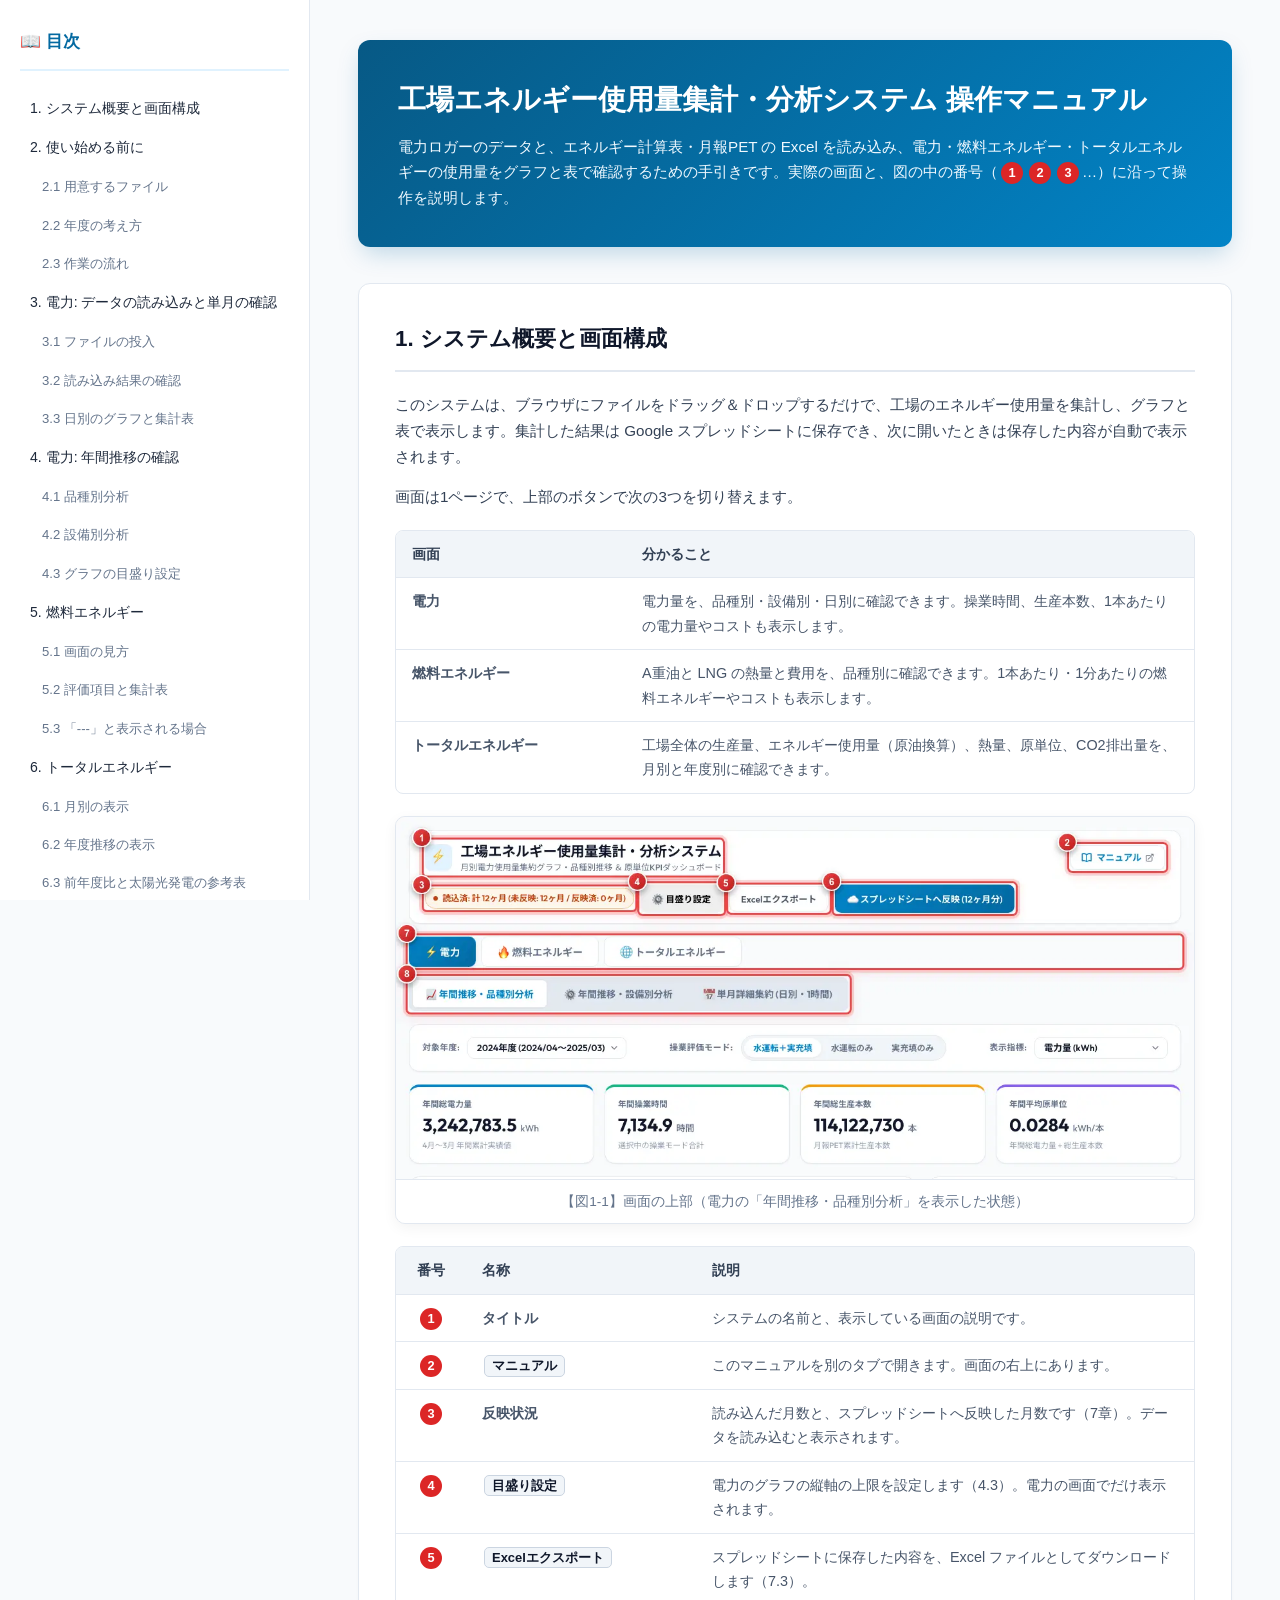
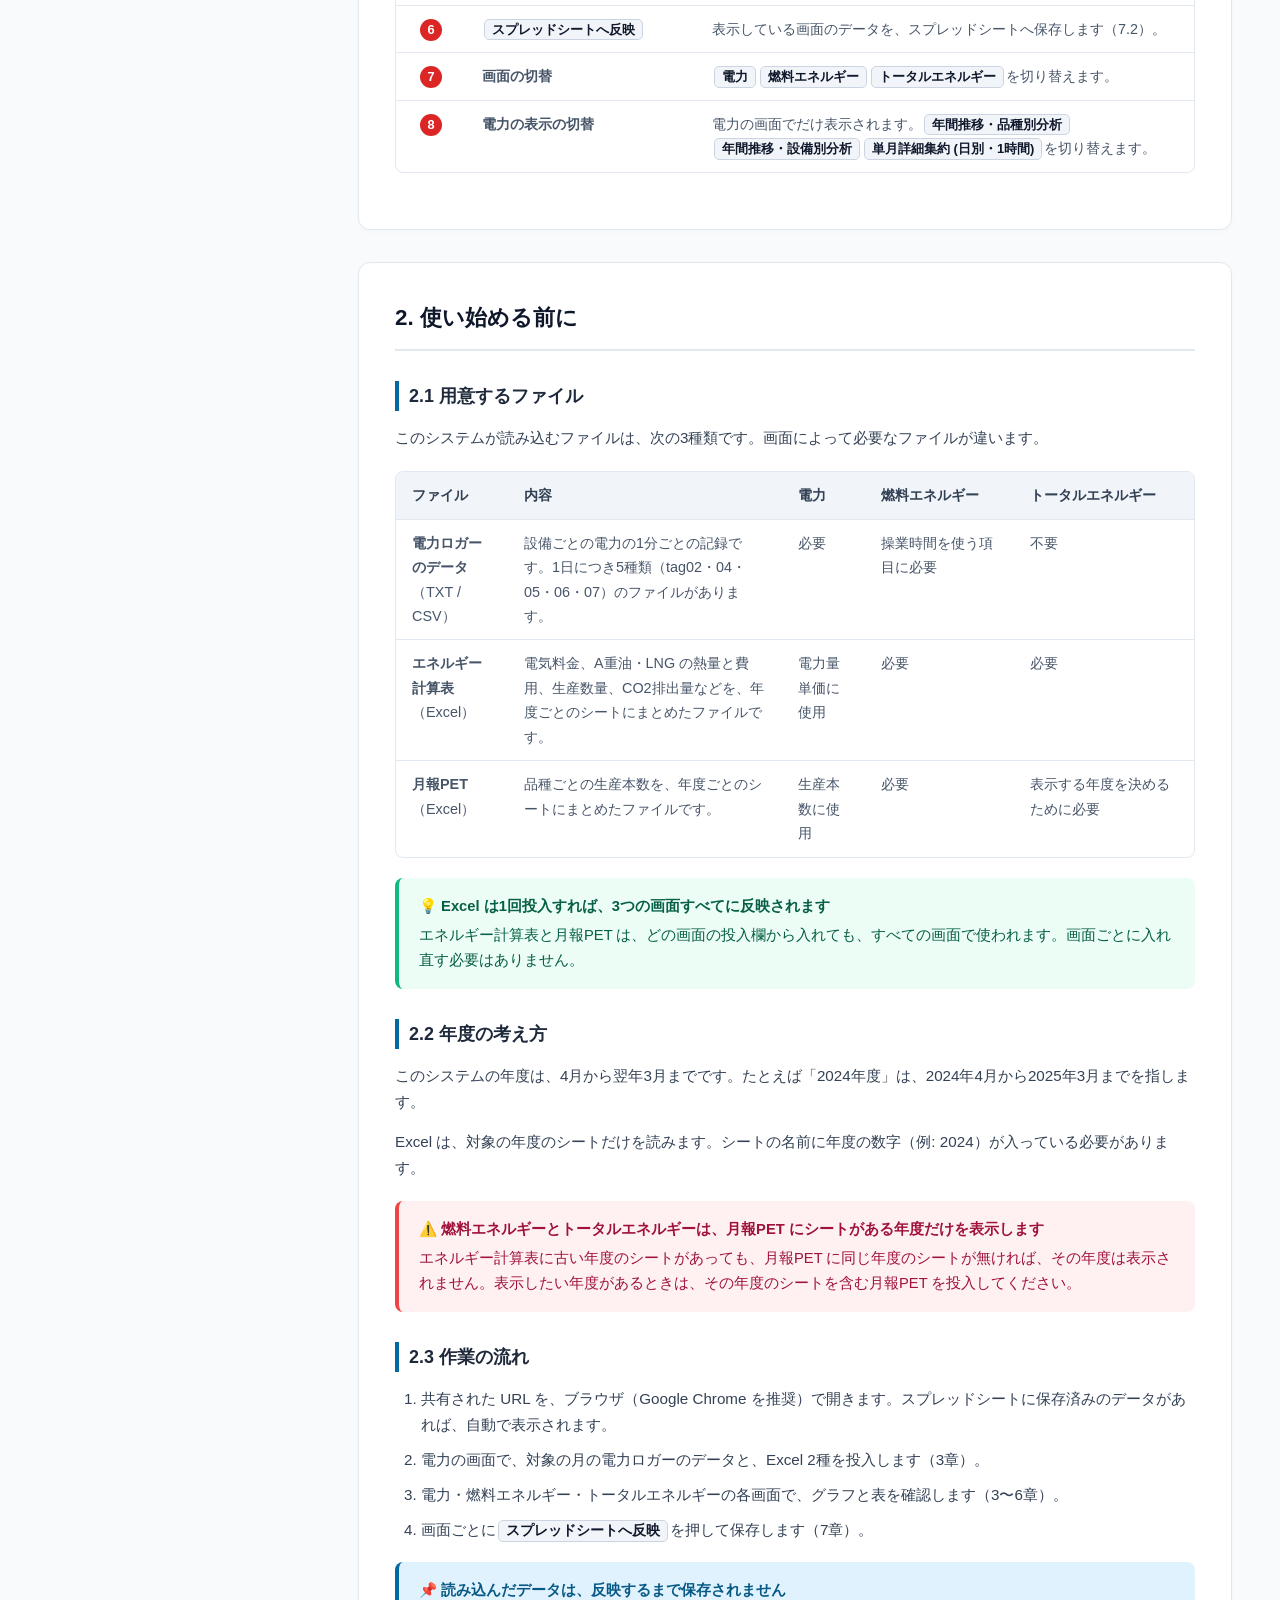
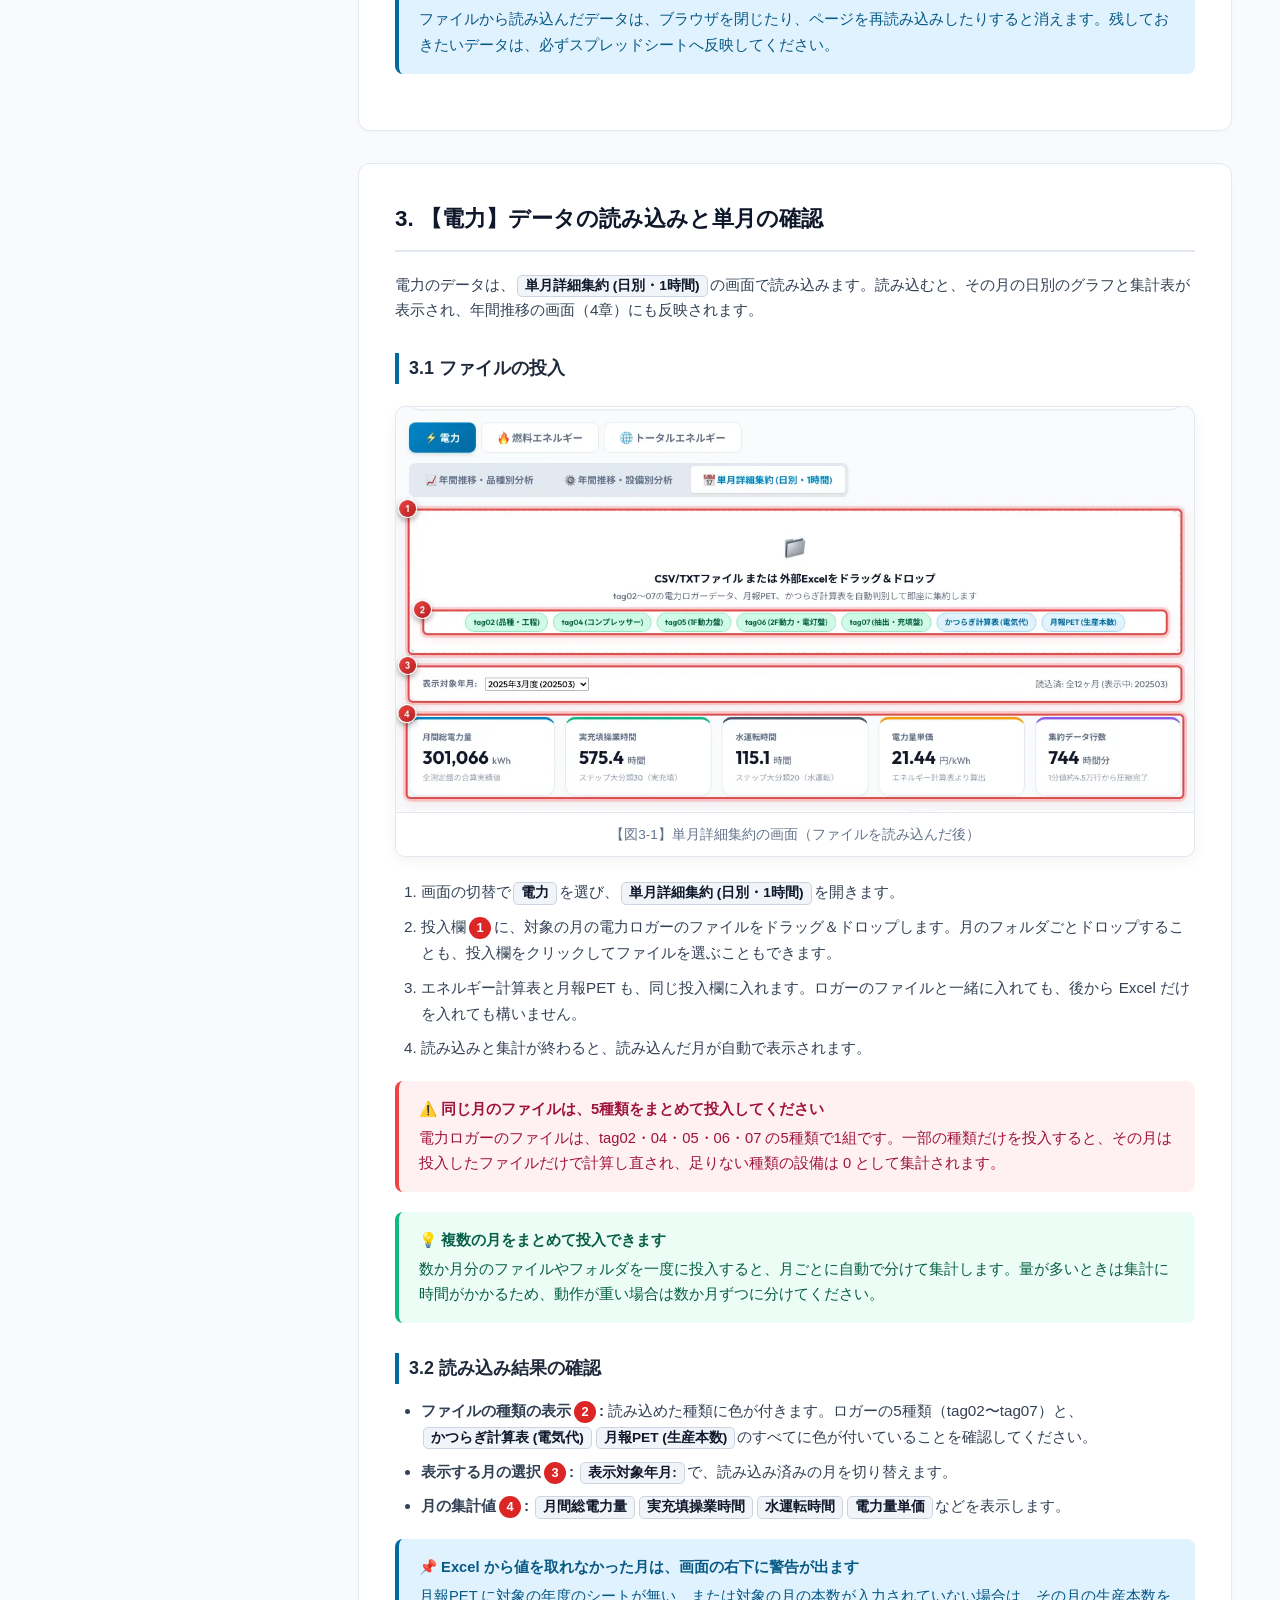
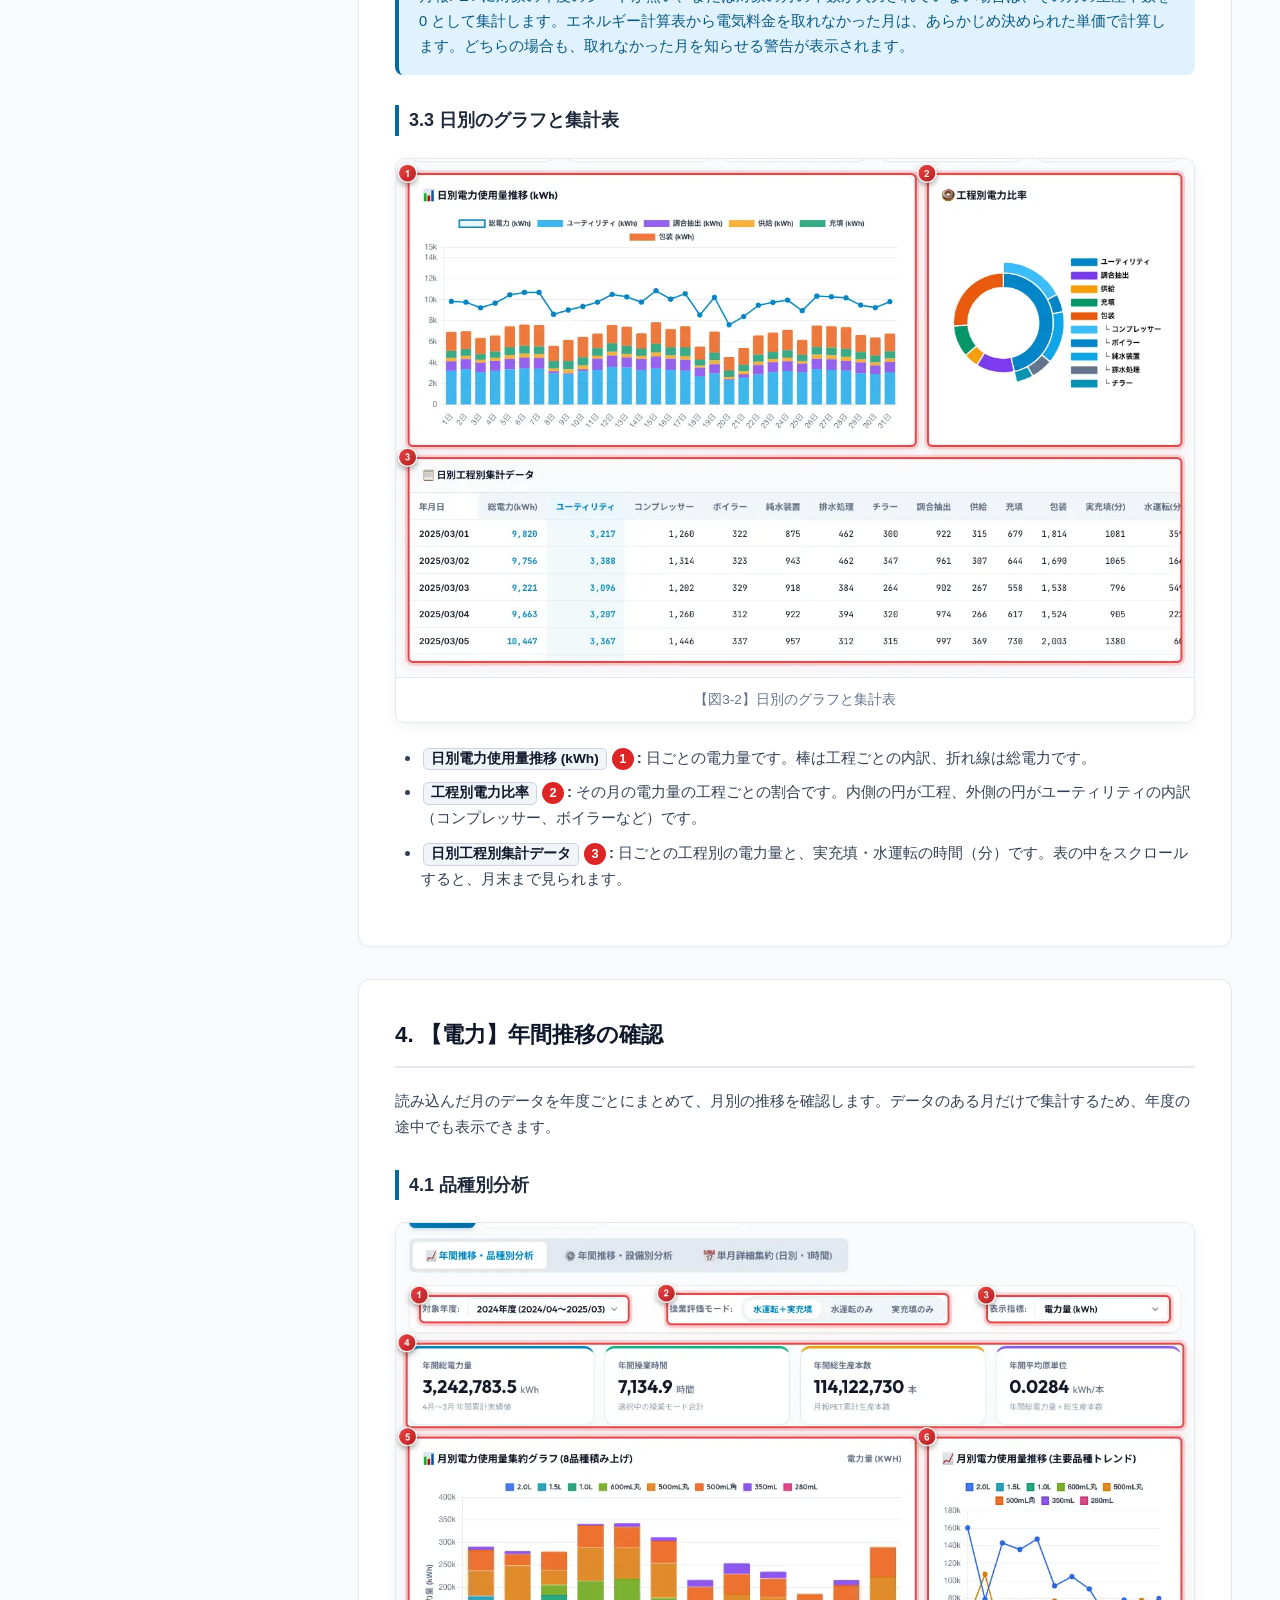
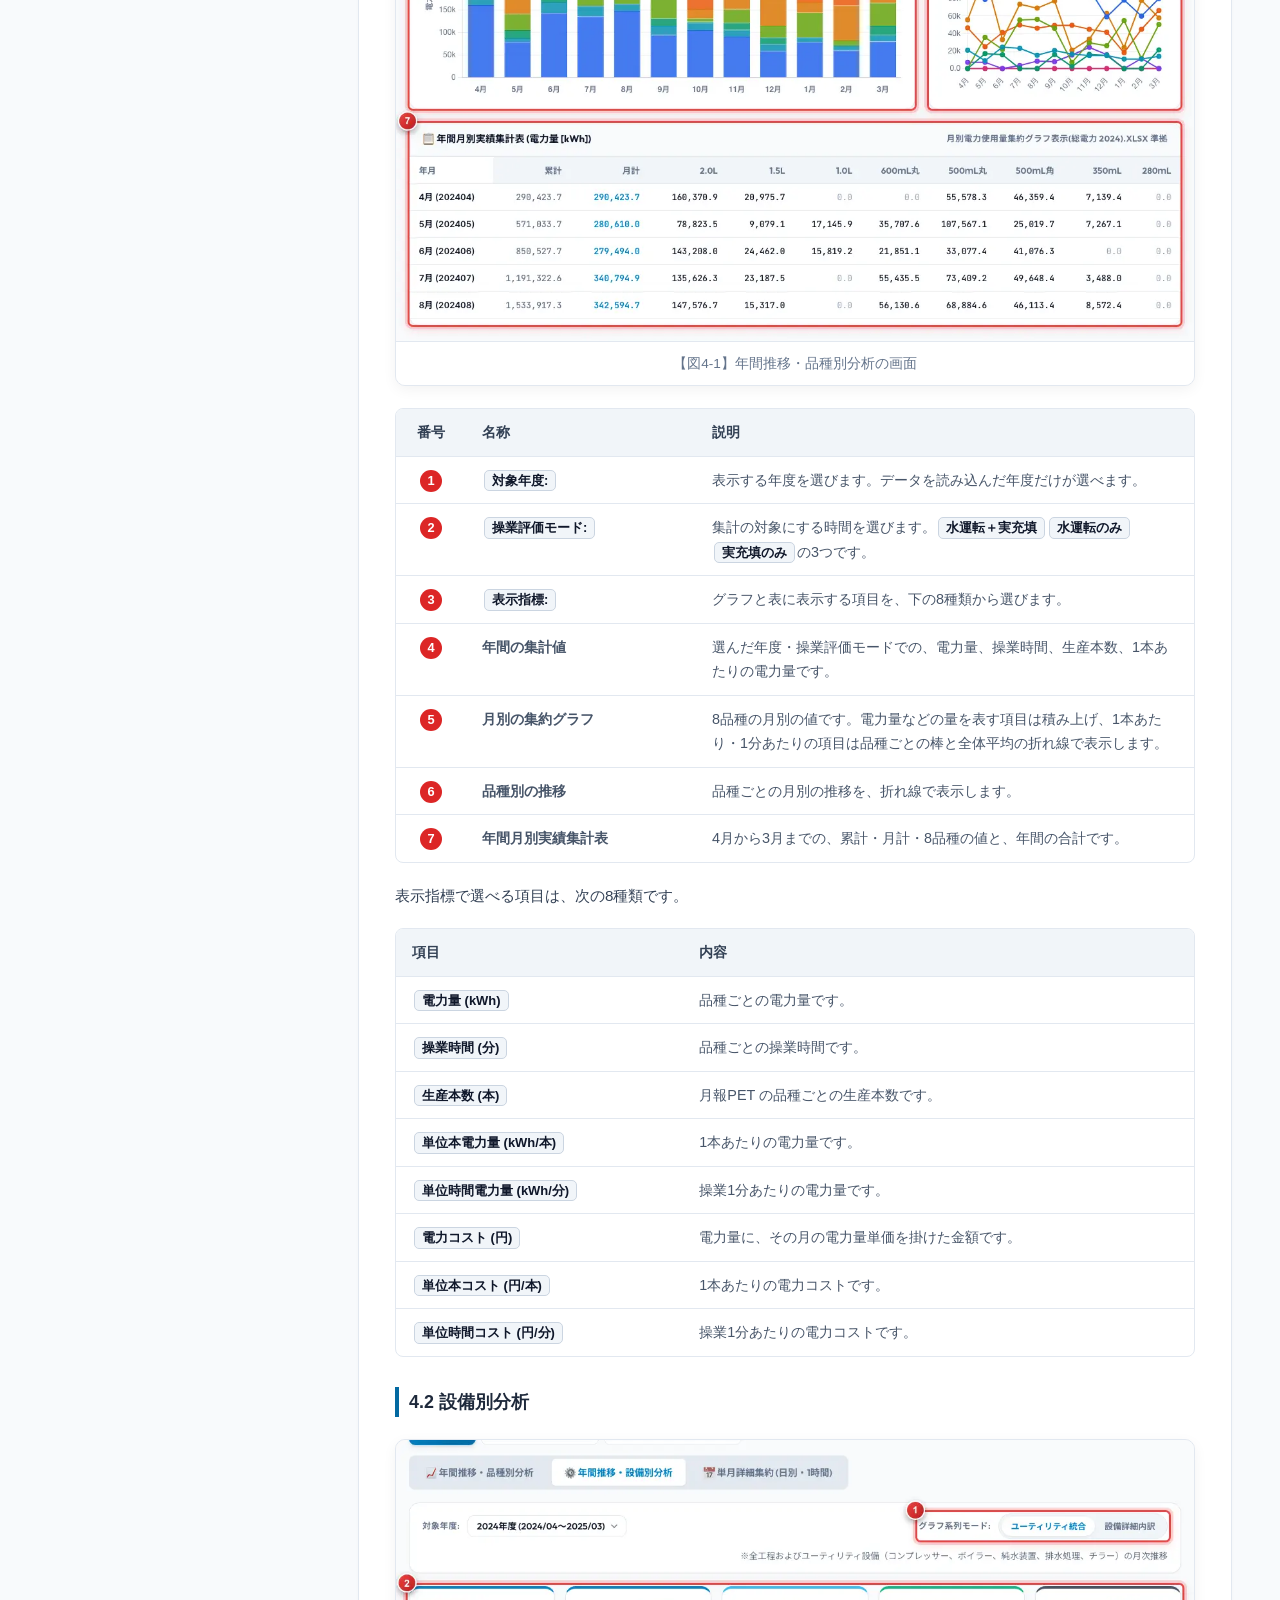
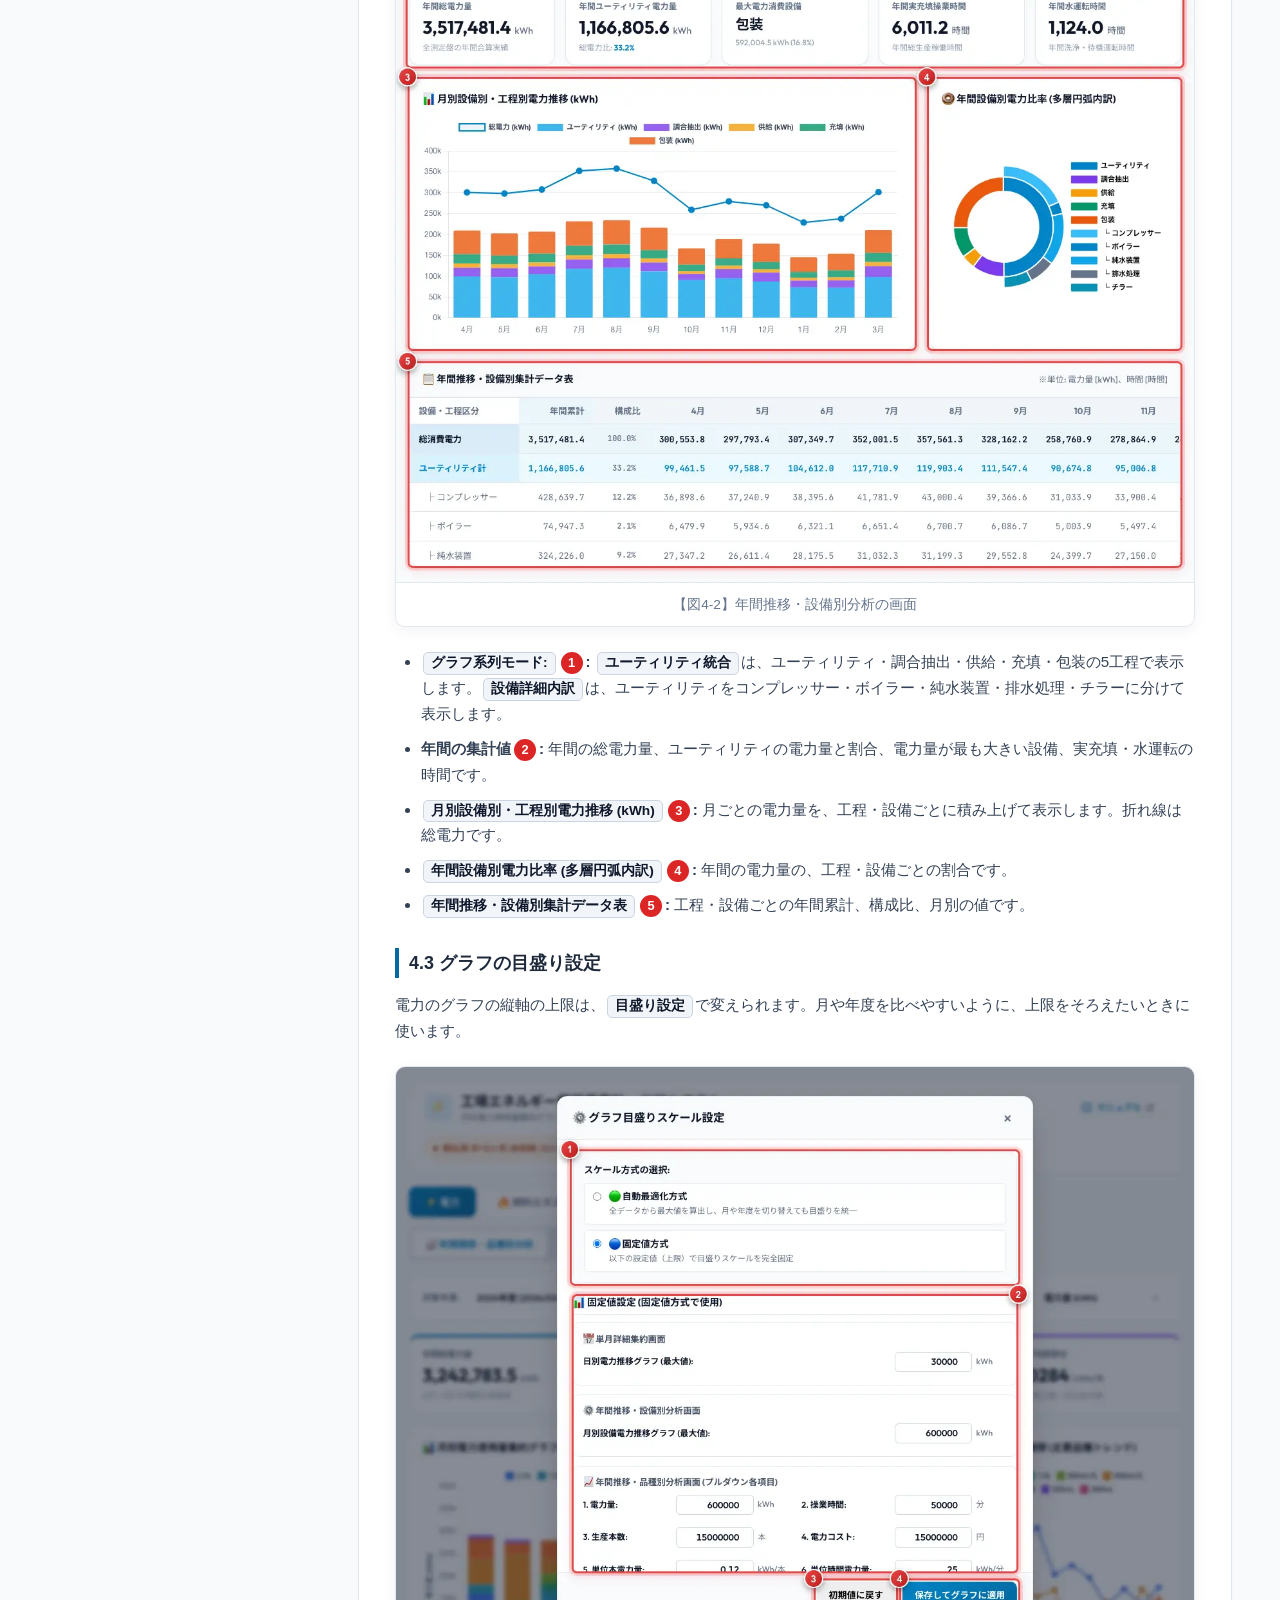
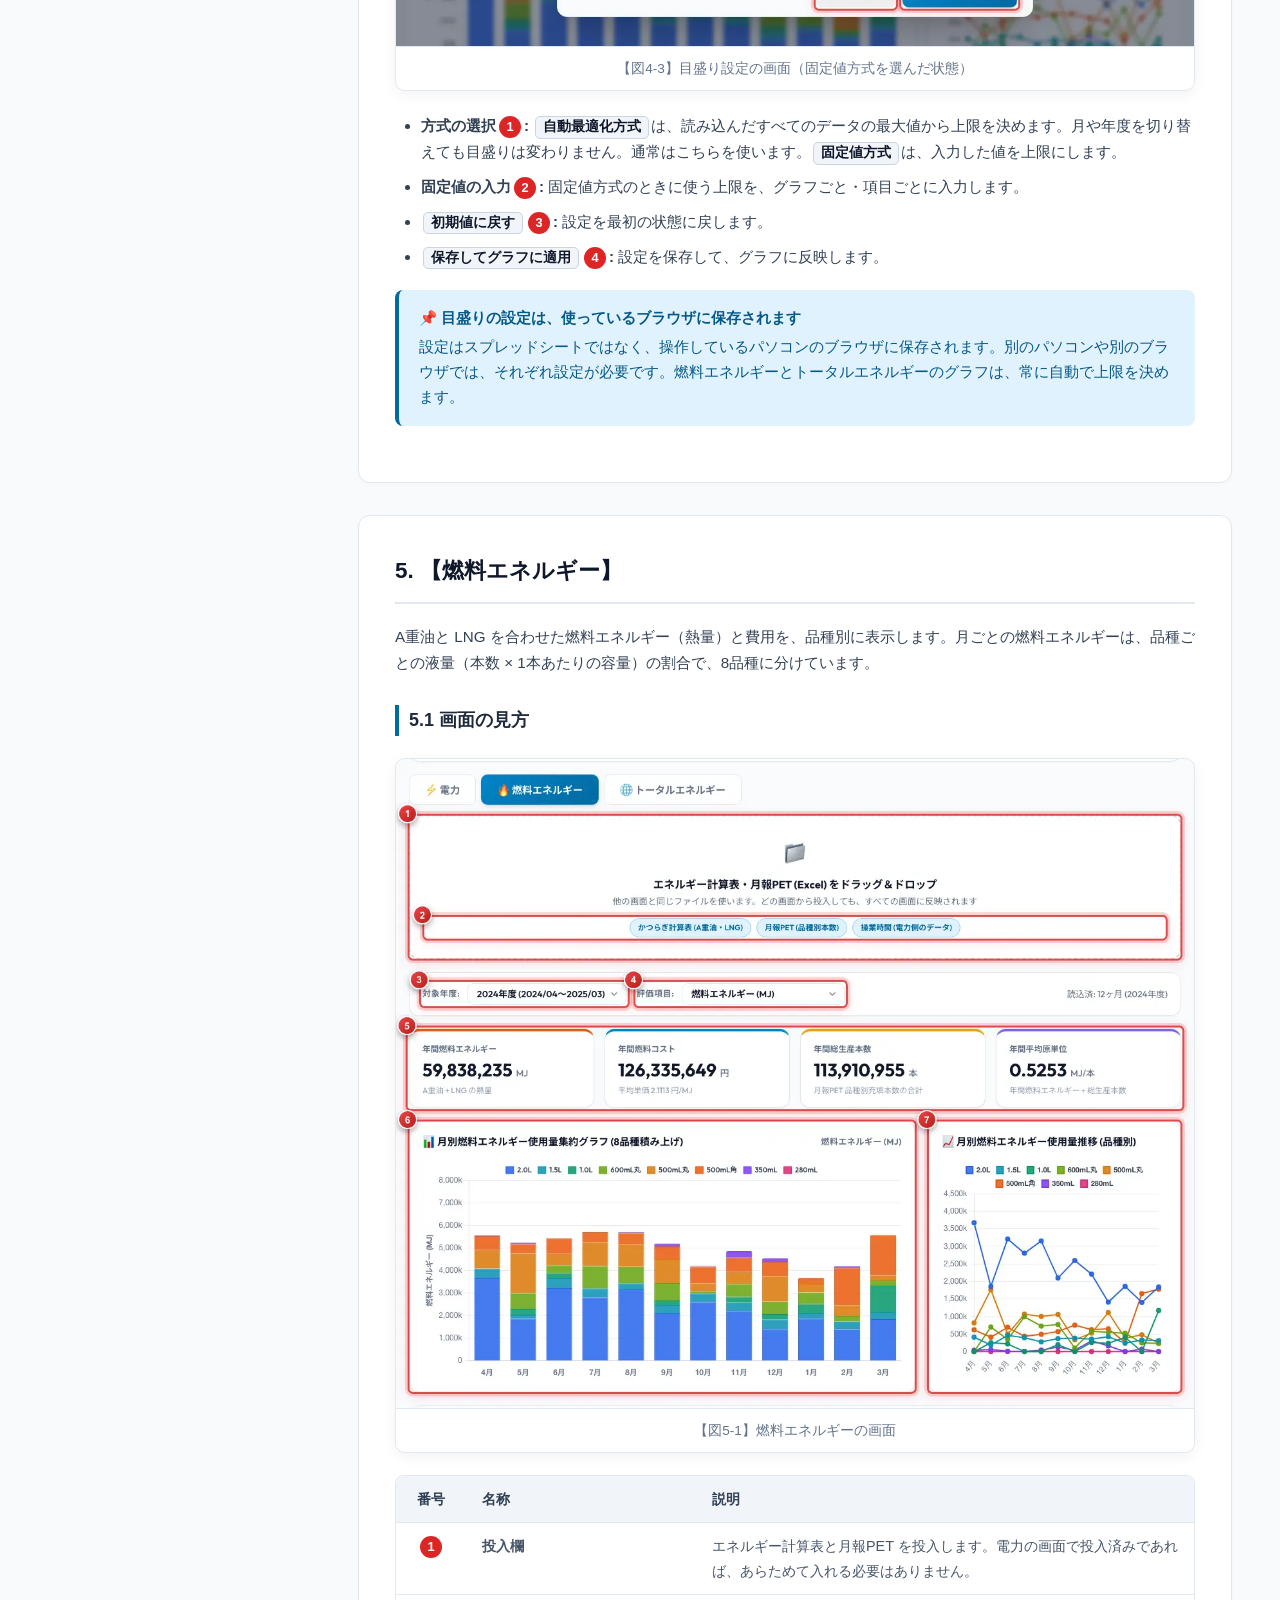
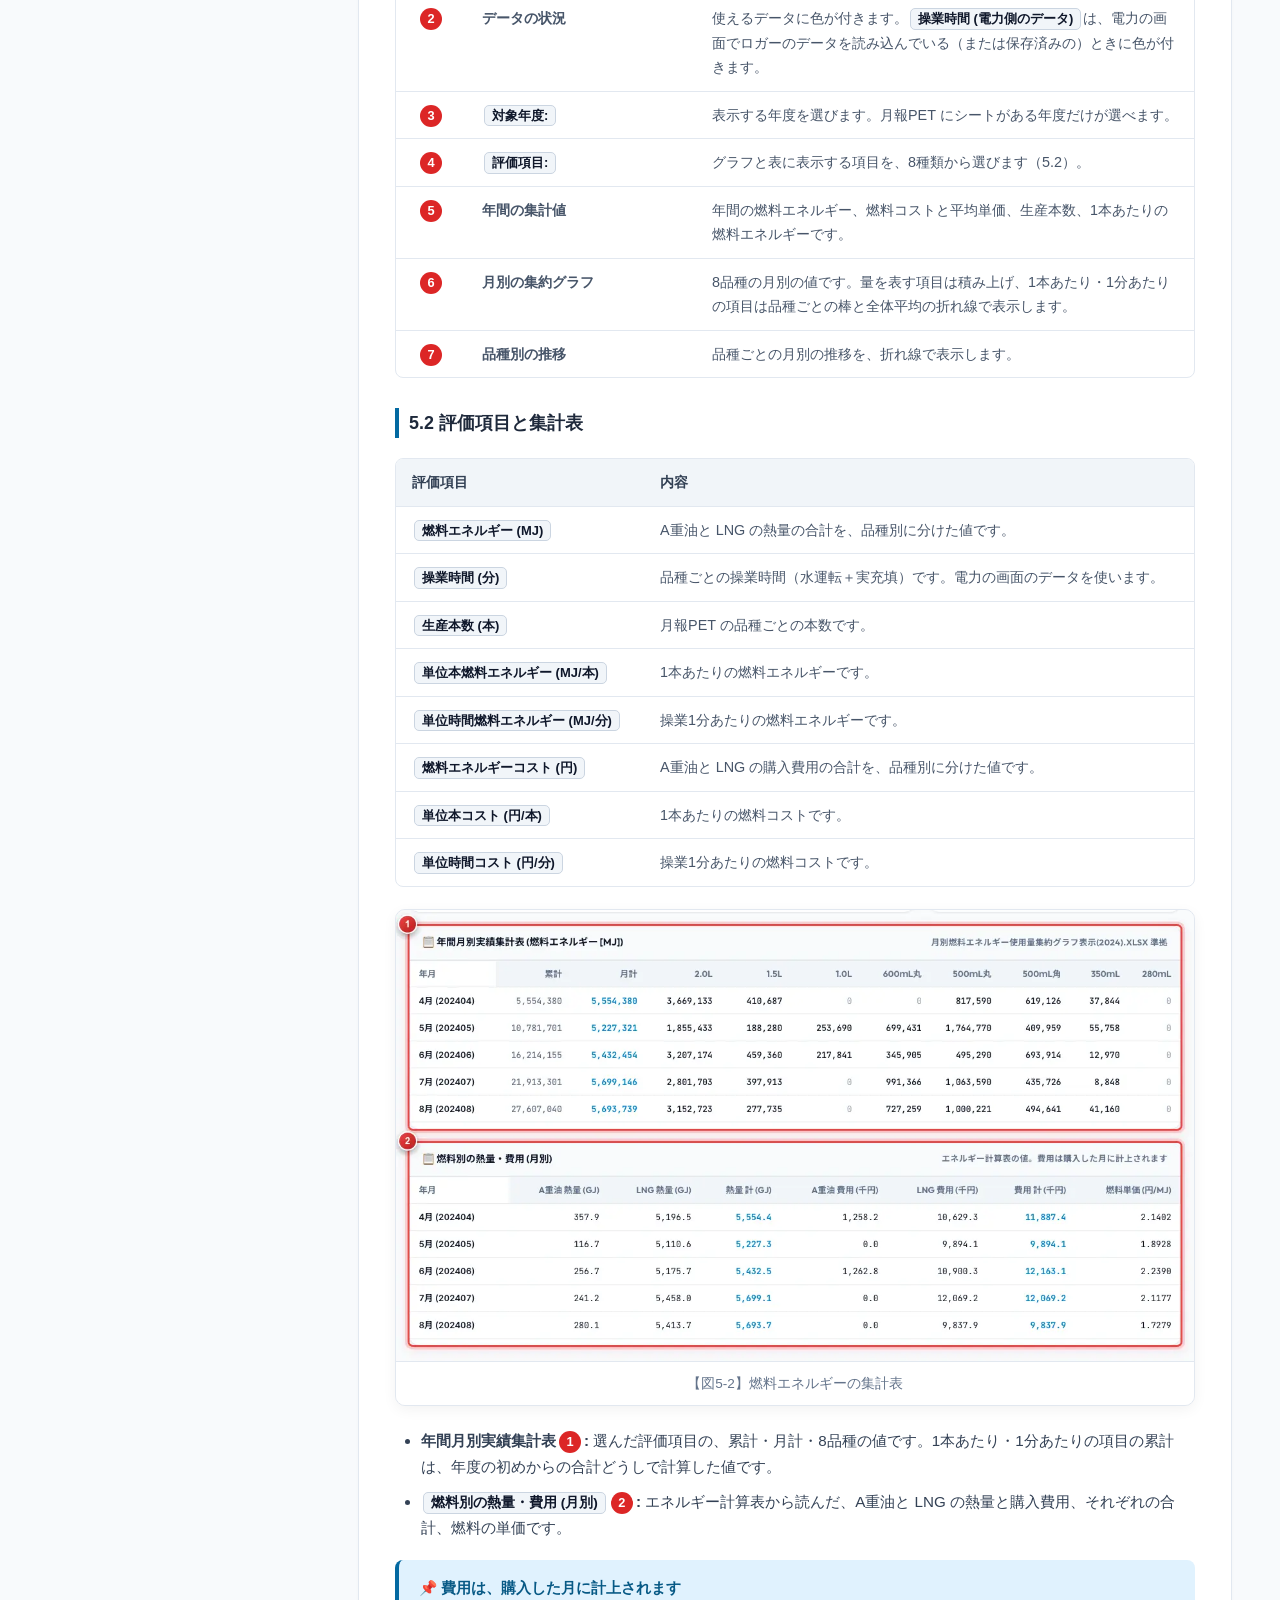
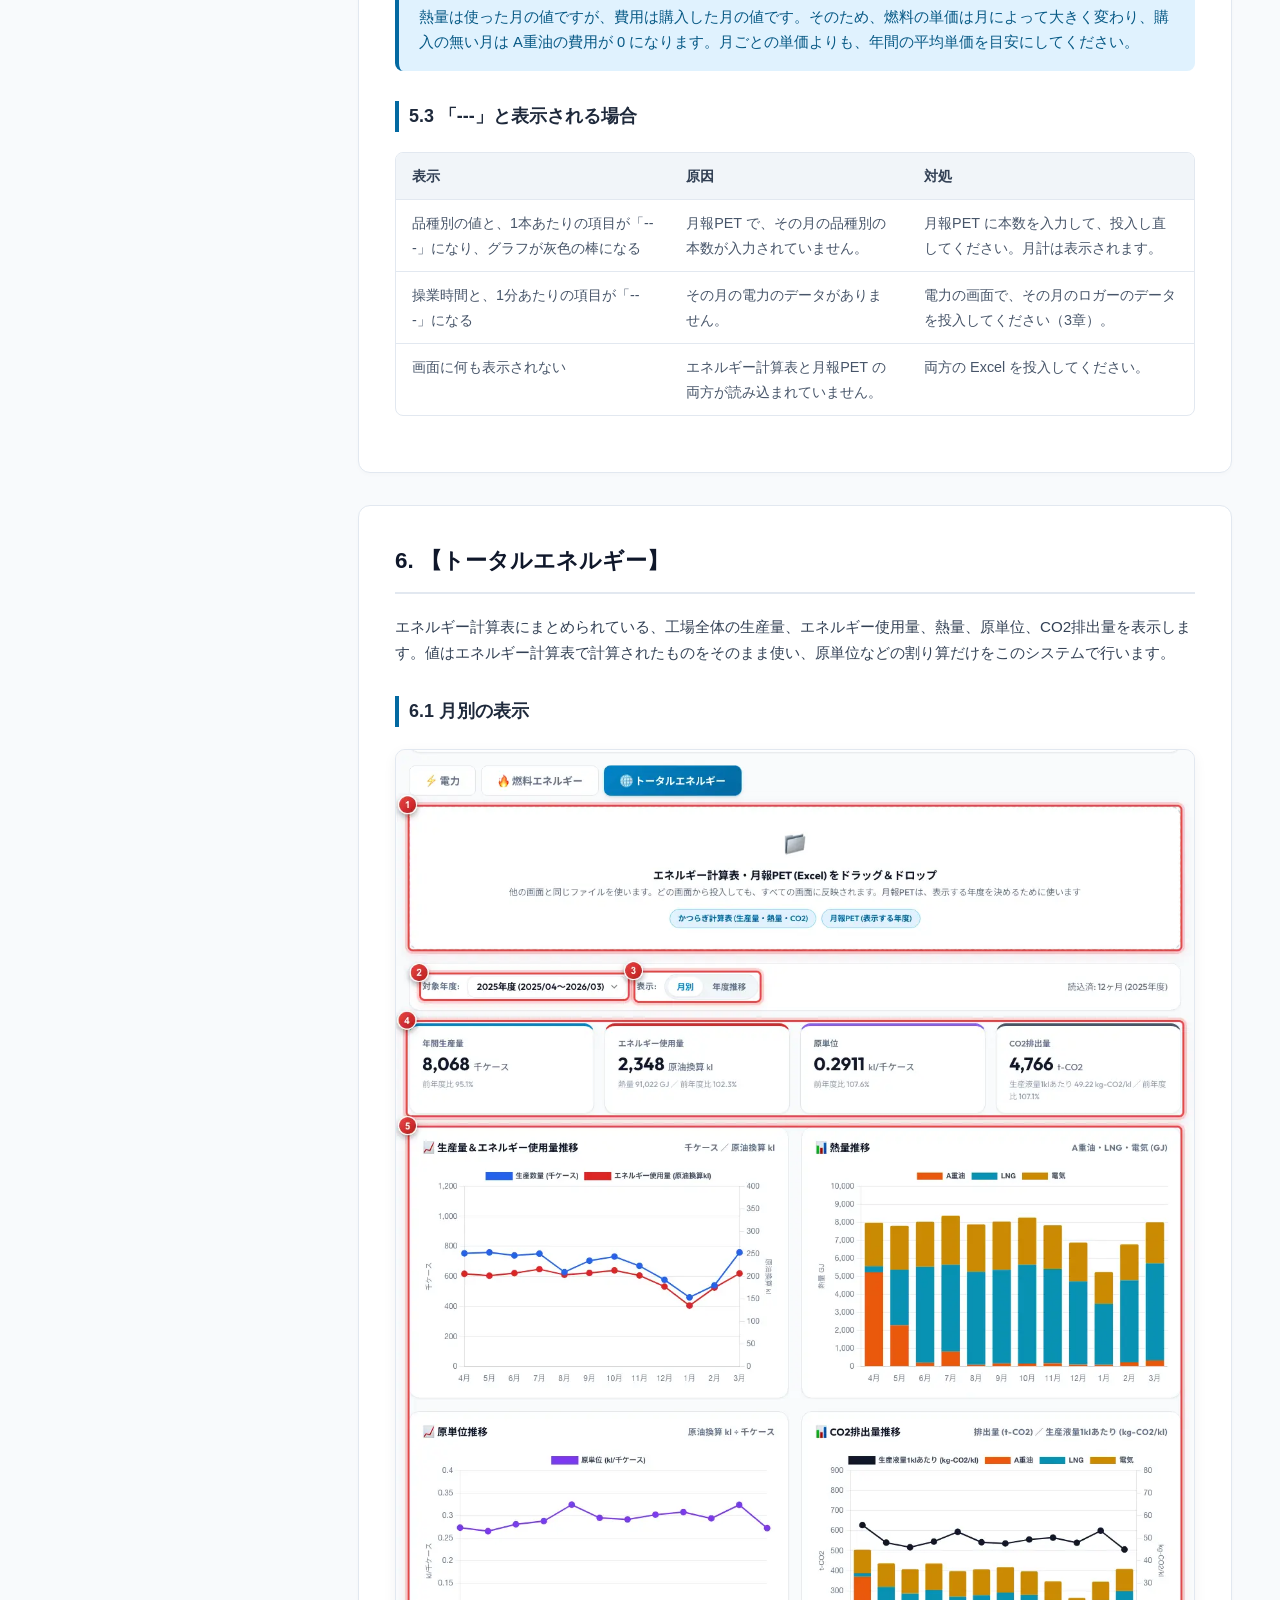
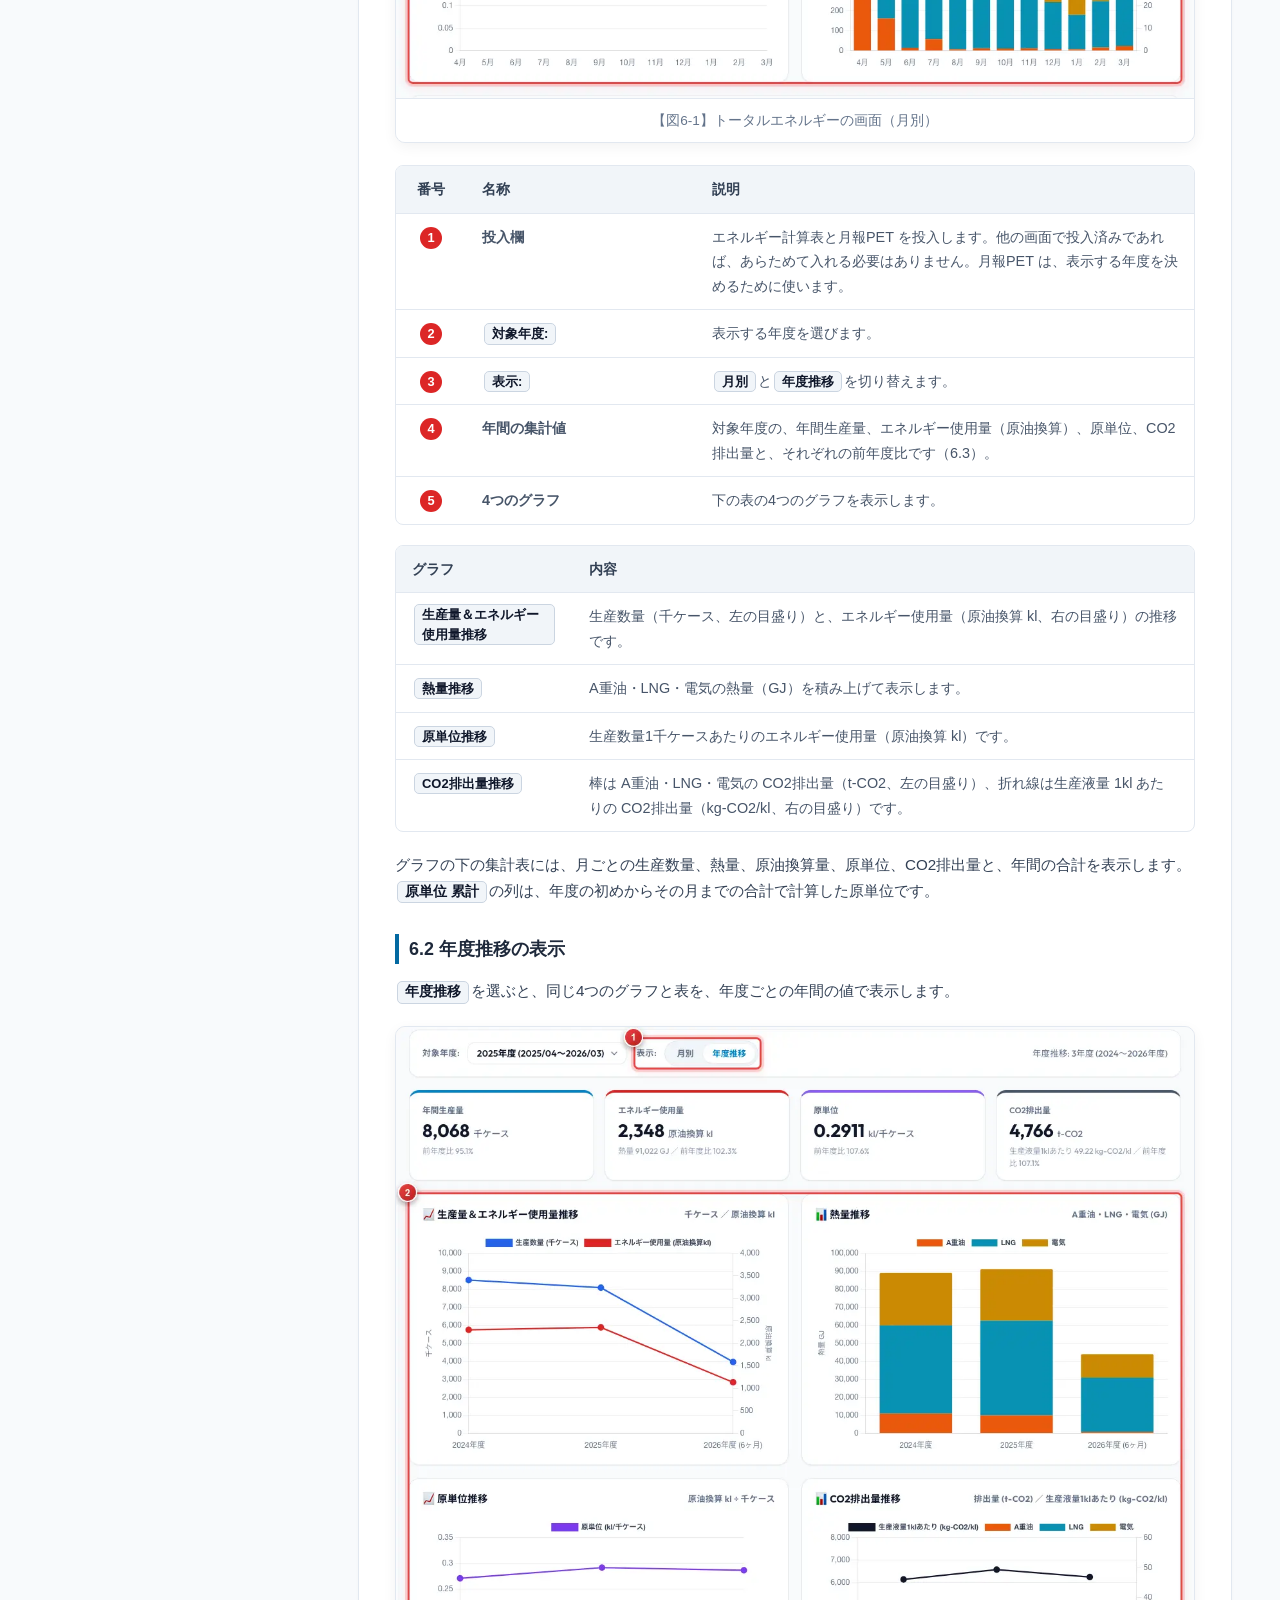
<file: gas_app/manual.template.html>
<!DOCTYPE html>
<html lang="ja">
<head>
  <meta charset="UTF-8">
  <meta name="viewport" content="width=device-width, initial-scale=1.0">
  <title>工場エネルギー使用量集計・分析システム 操作マニュアル</title>
  <!--
    操作マニュアルの原本。
    - 画像は manual_images/ のファイルを参照する。node gas_app/build.js が、画像を埋め込んだ manual.html (GASへ貼り付けるファイル) を生成する
    - 画像は node tools/capture_manual_screenshots.js で撮影する。図の中の番号と、本文の番号 (num-badge) を対応させること
    - 画面上の文言 (ボタン名・見出しなど) は ui-label クラスで囲み、実際の画面と同じ表記で書くこと
    - 外部のCSS・JavaScript・フォントは読み込まない (GAS上でも、印刷でも、そのまま表示できるようにするため)
  -->
  <style>
    :root {
      --primary: #0369a1;
      --primary-strong: #075985;
      --primary-light: #e0f2fe;
      --text: #1e293b;
      --text-muted: #64748b;
      --bg: #f8fafc;
      --card-bg: #ffffff;
      --border: #e2e8f0;
      --accent-red: #ef4444;
      --accent-green: #10b981;
      --sidebar-width: 310px;
    }

    * {
      box-sizing: border-box;
      margin: 0;
      padding: 0;
    }

    body {
      font-family: -apple-system, BlinkMacSystemFont, "Segoe UI", "Hiragino Sans", "Noto Sans JP", "Yu Gothic UI", Meiryo, Roboto, "Helvetica Neue", Arial, sans-serif;
      color: var(--text);
      background-color: var(--bg);
      line-height: 1.7;
      display: flex;
    }

    /* ----- 目次 (左に追従) ----- */
    .sidebar {
      width: var(--sidebar-width);
      height: 100vh;
      position: sticky;
      top: 0;
      background: #ffffff;
      border-right: 1px solid var(--border);
      padding: 28px 20px;
      overflow-y: auto;
      flex-shrink: 0;
    }

    .sidebar-title {
      font-size: 1.05rem;
      font-weight: 700;
      color: var(--primary);
      margin-bottom: 20px;
      padding-bottom: 12px;
      border-bottom: 2px solid var(--primary-light);
    }

    .sidebar-nav {
      list-style: none;
    }

    .sidebar-nav li {
      margin-bottom: 4px;
    }

    .sidebar-nav a {
      display: block;
      color: var(--text);
      text-decoration: none;
      font-size: 0.88rem;
      padding: 6px 10px;
      border-radius: 6px;
      transition: all 0.2s;
    }

    .sidebar-nav a:hover {
      background-color: var(--primary-light);
      color: var(--primary);
    }

    .sidebar-nav .sub-item {
      padding-left: 22px;
      font-size: 0.82rem;
      color: var(--text-muted);
    }

    .print-btn {
      display: block;
      width: 100%;
      margin-top: 24px;
      padding: 10px 14px;
      background: var(--primary);
      color: #ffffff;
      border: none;
      border-radius: 6px;
      font-weight: 600;
      font-size: 0.88rem;
      cursor: pointer;
      text-align: center;
      white-space: nowrap;
    }

    .print-btn:hover {
      opacity: 0.9;
    }

    /* ----- 本文 ----- */
    .main-wrapper {
      flex: 1;
      min-width: 0;
      padding: 40px 48px;
      max-width: 1100px;
    }

    .header-banner {
      background: linear-gradient(135deg, #075985 0%, #0284c7 100%);
      color: #ffffff;
      padding: 36px 40px;
      border-radius: 12px;
      margin-bottom: 36px;
      box-shadow: 0 10px 25px -5px rgba(3, 105, 161, 0.25);
    }

    .header-banner h1 {
      font-size: 1.75rem;
      font-weight: 800;
      color: #ffffff;
      margin-bottom: 10px;
    }

    .header-banner p {
      font-size: 0.95rem;
      color: #f0f9ff;
      line-height: 1.7;
      margin-bottom: 0;
    }

    .section {
      background: var(--card-bg);
      border: 1px solid var(--border);
      border-radius: 12px;
      padding: 36px;
      margin-bottom: 32px;
      box-shadow: 0 2px 4px rgba(0, 0, 0, 0.02);
      scroll-margin-top: 24px;
    }

    h2 {
      font-size: 1.4rem;
      color: #0f172a;
      margin-bottom: 20px;
      padding-bottom: 12px;
      border-bottom: 2px solid var(--border);
    }

    h3 {
      font-size: 1.12rem;
      color: #1e293b;
      margin: 30px 0 14px 0;
      padding-left: 10px;
      border-left: 4px solid var(--primary);
      scroll-margin-top: 24px;
    }

    p {
      margin-bottom: 14px;
      font-size: 0.95rem;
      color: #334155;
    }

    /* 手順 (番号付き) と箇条書き */
    .step-list,
    .point-list {
      padding-left: 26px;
      margin-bottom: 18px;
      font-size: 0.95rem;
      color: #334155;
    }

    .step-list li,
    .point-list li {
      margin-bottom: 9px;
    }

    /* 画面上の文言 (ボタン名・見出しなど) */
    .ui-label {
      display: inline-block;
      padding: 0 7px;
      margin: 0 2px;
      background: #f1f5f9;
      border: 1px solid #cbd5e1;
      border-radius: 5px;
      font-weight: 600;
      font-size: 0.9em;
      color: #0f172a;
      line-height: 1.5;
    }

    /* ----- 図 ----- */
    .figure-box {
      margin: 22px 0;
      border: 1px solid var(--border);
      border-radius: 10px;
      overflow: hidden;
      background: #f8fafc;
      box-shadow: 0 4px 14px rgba(0, 0, 0, 0.05);
    }

    .figure-box img {
      width: 100%;
      height: auto;
      display: block;
    }

    .figure-caption {
      padding: 10px 16px;
      font-size: 0.85rem;
      color: var(--text-muted);
      background: #ffffff;
      border-top: 1px solid var(--border);
      font-weight: 500;
      text-align: center;
    }

    /* ----- 注意書き ----- */
    .alert-box {
      padding: 16px 20px;
      border-radius: 8px;
      margin: 20px 0;
      font-size: 0.92rem;
      line-height: 1.7;
    }

    .alert-important {
      background-color: #fff1f2;
      border-left: 4px solid var(--accent-red);
      color: #9f1239;
    }

    .alert-tip {
      background-color: #ecfdf5;
      border-left: 4px solid var(--accent-green);
      color: #065f46;
    }

    .alert-note {
      background-color: var(--primary-light);
      border-left: 4px solid var(--primary);
      color: #075985;
    }

    .alert-title {
      font-weight: 700;
      margin-bottom: 4px;
    }

    /* ----- 表 ----- */
    .table-container {
      overflow-x: auto;
      margin: 20px 0;
      border: 1px solid var(--border);
      border-radius: 8px;
    }

    table {
      width: 100%;
      border-collapse: collapse;
      font-size: 0.9rem;
      text-align: left;
    }

    th {
      background-color: #f1f5f9;
      color: #334155;
      font-weight: 600;
      padding: 11px 16px;
      border-bottom: 1px solid var(--border);
      white-space: nowrap;
    }

    td {
      padding: 11px 16px;
      border-bottom: 1px solid var(--border);
      color: #475569;
      vertical-align: top;
    }

    tr:last-child td {
      border-bottom: none;
    }

    .col-num {
      width: 70px;
      text-align: center;
    }

    .col-name {
      width: 230px;
    }

    td.col-num {
      text-align: center;
    }

    /* 図の中の番号に対応するバッジ */
    .num-badge {
      display: inline-block;
      width: 22px;
      height: 22px;
      background: #dc2626;
      color: #ffffff;
      font-weight: 700;
      font-size: 0.8rem;
      text-align: center;
      line-height: 22px;
      border-radius: 50%;
      margin: 0 3px;
    }

    /* ----- FAQ ----- */
    .faq-item {
      margin-bottom: 20px;
      padding-bottom: 16px;
      border-bottom: 1px solid var(--border);
    }

    .faq-item:last-child {
      border-bottom: none;
      margin-bottom: 0;
      padding-bottom: 0;
    }

    .faq-q {
      font-weight: 700;
      color: #0f172a;
      font-size: 1rem;
      margin-bottom: 6px;
      display: flex;
      align-items: flex-start;
      gap: 8px;
    }

    .faq-q::before {
      content: "Q.";
      color: var(--primary);
      font-size: 1.1rem;
    }

    .faq-a {
      font-size: 0.92rem;
      color: #334155;
      padding-left: 28px;
      line-height: 1.7;
    }

    /* ----- 印刷 (A4) ----- */
    @media print {
      body {
        background: #ffffff;
        display: block;
      }

      .sidebar {
        display: none !important;
      }

      .main-wrapper {
        padding: 0 !important;
        max-width: 100% !important;
      }

      .header-banner {
        background: #075985 !important;
        -webkit-print-color-adjust: exact;
        print-color-adjust: exact;
        padding: 20px;
        margin-bottom: 20px;
        box-shadow: none;
      }

      .section {
        border: none !important;
        box-shadow: none !important;
        padding: 10px 0 !important;
        margin-bottom: 20px !important;
      }

      h2,
      h3 {
        page-break-after: avoid;
      }

      .figure-box,
      .alert-box,
      .faq-item,
      tr {
        page-break-inside: avoid;
      }

      .figure-box {
        box-shadow: none !important;
        border: 1px solid #cccccc !important;
      }

      .figure-box img {
        max-height: 520px;
        object-fit: contain;
      }

      .num-badge,
      .ui-label,
      .alert-box,
      th {
        -webkit-print-color-adjust: exact;
        print-color-adjust: exact;
      }
    }

    /* ----- 狭い画面 ----- */
    @media (max-width: 900px) {
      body {
        flex-direction: column;
      }

      .sidebar {
        width: 100%;
        height: auto;
        position: relative;
        border-right: none;
        border-bottom: 1px solid var(--border);
      }

      .main-wrapper {
        padding: 24px 16px;
      }

      .section {
        padding: 22px 18px;
      }

      .header-banner {
        padding: 26px 22px;
      }
    }
  </style>
</head>
<body>

  <!-- 目次 -->
  <aside class="sidebar">
    <div class="sidebar-title">📖 目次</div>
    <ul class="sidebar-nav">
      <li><a href="#section-1">1. システム概要と画面構成</a></li>
      <li><a href="#section-2">2. 使い始める前に</a></li>
      <li><a href="#section-2-1" class="sub-item">2.1 用意するファイル</a></li>
      <li><a href="#section-2-2" class="sub-item">2.2 年度の考え方</a></li>
      <li><a href="#section-2-3" class="sub-item">2.3 作業の流れ</a></li>
      <li><a href="#section-3">3. 電力: データの読み込みと単月の確認</a></li>
      <li><a href="#section-3-1" class="sub-item">3.1 ファイルの投入</a></li>
      <li><a href="#section-3-2" class="sub-item">3.2 読み込み結果の確認</a></li>
      <li><a href="#section-3-3" class="sub-item">3.3 日別のグラフと集計表</a></li>
      <li><a href="#section-4">4. 電力: 年間推移の確認</a></li>
      <li><a href="#section-4-1" class="sub-item">4.1 品種別分析</a></li>
      <li><a href="#section-4-2" class="sub-item">4.2 設備別分析</a></li>
      <li><a href="#section-4-3" class="sub-item">4.3 グラフの目盛り設定</a></li>
      <li><a href="#section-5">5. 燃料エネルギー</a></li>
      <li><a href="#section-5-1" class="sub-item">5.1 画面の見方</a></li>
      <li><a href="#section-5-2" class="sub-item">5.2 評価項目と集計表</a></li>
      <li><a href="#section-5-3" class="sub-item">5.3 「---」と表示される場合</a></li>
      <li><a href="#section-6">6. トータルエネルギー</a></li>
      <li><a href="#section-6-1" class="sub-item">6.1 月別の表示</a></li>
      <li><a href="#section-6-2" class="sub-item">6.2 年度推移の表示</a></li>
      <li><a href="#section-6-3" class="sub-item">6.3 前年度比と太陽光発電の参考表</a></li>
      <li><a href="#section-7">7. スプレッドシートへの反映と Excel エクスポート</a></li>
      <li><a href="#section-7-1" class="sub-item">7.1 反映状況の見方</a></li>
      <li><a href="#section-7-2" class="sub-item">7.2 反映の手順</a></li>
      <li><a href="#section-7-3" class="sub-item">7.3 Excel エクスポート</a></li>
      <li><a href="#section-8">8. 管理者編: 更新と保守の要点</a></li>
      <li><a href="#section-8-1" class="sub-item">8.1 Apps Script に置くファイル</a></li>
      <li><a href="#section-8-2" class="sub-item">8.2 更新するとき</a></li>
      <li><a href="#section-8-3" class="sub-item">8.3 スプレッドシートのシート</a></li>
      <li><a href="#section-9">9. 付録・FAQ</a></li>
      <li><a href="#section-9-1" class="sub-item">9.1 用語</a></li>
      <li><a href="#section-9-2" class="sub-item">9.2 よくある質問</a></li>
    </ul>

    <button class="print-btn" onclick="window.print()">🖨️ マニュアルを印刷 / PDF出力</button>
  </aside>

  <main class="main-wrapper">

    <header class="header-banner">
      <h1>工場エネルギー使用量集計・分析システム 操作マニュアル</h1>
      <p>電力ロガーのデータと、エネルギー計算表・月報PET の Excel を読み込み、電力・燃料エネルギー・トータルエネルギーの使用量をグラフと表で確認するための手引きです。実際の画面と、図の中の番号（<span class="num-badge">1</span><span class="num-badge">2</span><span class="num-badge">3</span>…）に沿って操作を説明します。</p>
    </header>

    <!-- ================= 1. システム概要と画面構成 ================= -->
    <section id="section-1" class="section">
      <h2>1. システム概要と画面構成</h2>
      <p>このシステムは、ブラウザにファイルをドラッグ＆ドロップするだけで、工場のエネルギー使用量を集計し、グラフと表で表示します。集計した結果は Google スプレッドシートに保存でき、次に開いたときは保存した内容が自動で表示されます。</p>
      <p>画面は1ページで、上部のボタンで次の3つを切り替えます。</p>

      <div class="table-container">
        <table>
          <thead>
            <tr>
              <th class="col-name">画面</th>
              <th>分かること</th>
            </tr>
          </thead>
          <tbody>
            <tr>
              <td><strong>電力</strong></td>
              <td>電力量を、品種別・設備別・日別に確認できます。操業時間、生産本数、1本あたりの電力量やコストも表示します。</td>
            </tr>
            <tr>
              <td><strong>燃料エネルギー</strong></td>
              <td>A重油と LNG の熱量と費用を、品種別に確認できます。1本あたり・1分あたりの燃料エネルギーやコストも表示します。</td>
            </tr>
            <tr>
              <td><strong>トータルエネルギー</strong></td>
              <td>工場全体の生産量、エネルギー使用量（原油換算）、熱量、原単位、CO2排出量を、月別と年度別に確認できます。</td>
            </tr>
          </tbody>
        </table>
      </div>

      <div class="figure-box">
        <img src="manual_images/01_overview.webp" alt="画面の上部の構成">
        <div class="figure-caption">【図1-1】画面の上部（電力の「年間推移・品種別分析」を表示した状態）</div>
      </div>

      <div class="table-container">
        <table>
          <thead>
            <tr>
              <th class="col-num">番号</th>
              <th class="col-name">名称</th>
              <th>説明</th>
            </tr>
          </thead>
          <tbody>
            <tr>
              <td class="col-num"><span class="num-badge">1</span></td>
              <td><strong>タイトル</strong></td>
              <td>システムの名前と、表示している画面の説明です。</td>
            </tr>
            <tr>
              <td class="col-num"><span class="num-badge">2</span></td>
              <td><span class="ui-label">マニュアル</span></td>
              <td>このマニュアルを別のタブで開きます。画面の右上にあります。</td>
            </tr>
            <tr>
              <td class="col-num"><span class="num-badge">3</span></td>
              <td><strong>反映状況</strong></td>
              <td>読み込んだ月数と、スプレッドシートへ反映した月数です（7章）。データを読み込むと表示されます。</td>
            </tr>
            <tr>
              <td class="col-num"><span class="num-badge">4</span></td>
              <td><span class="ui-label">目盛り設定</span></td>
              <td>電力のグラフの縦軸の上限を設定します（4.3）。電力の画面でだけ表示されます。</td>
            </tr>
            <tr>
              <td class="col-num"><span class="num-badge">5</span></td>
              <td><span class="ui-label">Excelエクスポート</span></td>
              <td>スプレッドシートに保存した内容を、Excel ファイルとしてダウンロードします（7.3）。</td>
            </tr>
            <tr>
              <td class="col-num"><span class="num-badge">6</span></td>
              <td><span class="ui-label">スプレッドシートへ反映</span></td>
              <td>表示している画面のデータを、スプレッドシートへ保存します（7.2）。</td>
            </tr>
            <tr>
              <td class="col-num"><span class="num-badge">7</span></td>
              <td><strong>画面の切替</strong></td>
              <td><span class="ui-label">電力</span><span class="ui-label">燃料エネルギー</span><span class="ui-label">トータルエネルギー</span>を切り替えます。</td>
            </tr>
            <tr>
              <td class="col-num"><span class="num-badge">8</span></td>
              <td><strong>電力の表示の切替</strong></td>
              <td>電力の画面でだけ表示されます。<span class="ui-label">年間推移・品種別分析</span><span class="ui-label">年間推移・設備別分析</span><span class="ui-label">単月詳細集約 (日別・1時間)</span>を切り替えます。</td>
            </tr>
          </tbody>
        </table>
      </div>
    </section>

    <!-- ================= 2. 使い始める前に ================= -->
    <section id="section-2" class="section">
      <h2>2. 使い始める前に</h2>

      <h3 id="section-2-1">2.1 用意するファイル</h3>
      <p>このシステムが読み込むファイルは、次の3種類です。画面によって必要なファイルが違います。</p>

      <div class="table-container">
        <table>
          <thead>
            <tr>
              <th>ファイル</th>
              <th>内容</th>
              <th>電力</th>
              <th>燃料エネルギー</th>
              <th>トータルエネルギー</th>
            </tr>
          </thead>
          <tbody>
            <tr>
              <td><strong>電力ロガーのデータ</strong><br>（TXT / CSV）</td>
              <td>設備ごとの電力の1分ごとの記録です。1日につき5種類（tag02・04・05・06・07）のファイルがあります。</td>
              <td>必要</td>
              <td>操業時間を使う項目に必要</td>
              <td>不要</td>
            </tr>
            <tr>
              <td><strong>エネルギー計算表</strong><br>（Excel）</td>
              <td>電気料金、A重油・LNG の熱量と費用、生産数量、CO2排出量などを、年度ごとのシートにまとめたファイルです。</td>
              <td>電力量単価に使用</td>
              <td>必要</td>
              <td>必要</td>
            </tr>
            <tr>
              <td><strong>月報PET</strong><br>（Excel）</td>
              <td>品種ごとの生産本数を、年度ごとのシートにまとめたファイルです。</td>
              <td>生産本数に使用</td>
              <td>必要</td>
              <td>表示する年度を決めるために必要</td>
            </tr>
          </tbody>
        </table>
      </div>

      <div class="alert-box alert-tip">
        <div class="alert-title">💡 Excel は1回投入すれば、3つの画面すべてに反映されます</div>
        エネルギー計算表と月報PET は、どの画面の投入欄から入れても、すべての画面で使われます。画面ごとに入れ直す必要はありません。
      </div>

      <h3 id="section-2-2">2.2 年度の考え方</h3>
      <p>このシステムの年度は、4月から翌年3月までです。たとえば「2024年度」は、2024年4月から2025年3月までを指します。</p>
      <p>Excel は、対象の年度のシートだけを読みます。シートの名前に年度の数字（例: 2024）が入っている必要があります。</p>

      <div class="alert-box alert-important">
        <div class="alert-title">⚠️ 燃料エネルギーとトータルエネルギーは、月報PET にシートがある年度だけを表示します</div>
        エネルギー計算表に古い年度のシートがあっても、月報PET に同じ年度のシートが無ければ、その年度は表示されません。表示したい年度があるときは、その年度のシートを含む月報PET を投入してください。
      </div>

      <h3 id="section-2-3">2.3 作業の流れ</h3>
      <ol class="step-list">
        <li>共有された URL を、ブラウザ（Google Chrome を推奨）で開きます。スプレッドシートに保存済みのデータがあれば、自動で表示されます。</li>
        <li>電力の画面で、対象の月の電力ロガーのデータと、Excel 2種を投入します（3章）。</li>
        <li>電力・燃料エネルギー・トータルエネルギーの各画面で、グラフと表を確認します（3〜6章）。</li>
        <li>画面ごとに<span class="ui-label">スプレッドシートへ反映</span>を押して保存します（7章）。</li>
      </ol>

      <div class="alert-box alert-note">
        <div class="alert-title">📌 読み込んだデータは、反映するまで保存されません</div>
        ファイルから読み込んだデータは、ブラウザを閉じたり、ページを再読み込みしたりすると消えます。残しておきたいデータは、必ずスプレッドシートへ反映してください。
      </div>
    </section>

    <!-- ================= 3. 電力: データの読み込みと単月の確認 ================= -->
    <section id="section-3" class="section">
      <h2>3. 【電力】データの読み込みと単月の確認</h2>
      <p>電力のデータは、<span class="ui-label">単月詳細集約 (日別・1時間)</span>の画面で読み込みます。読み込むと、その月の日別のグラフと集計表が表示され、年間推移の画面（4章）にも反映されます。</p>

      <h3 id="section-3-1">3.1 ファイルの投入</h3>
      <div class="figure-box">
        <img src="manual_images/02_power_monthly_load.webp" alt="単月詳細集約の画面の上部">
        <div class="figure-caption">【図3-1】単月詳細集約の画面（ファイルを読み込んだ後）</div>
      </div>

      <ol class="step-list">
        <li>画面の切替で<span class="ui-label">電力</span>を選び、<span class="ui-label">単月詳細集約 (日別・1時間)</span>を開きます。</li>
        <li>投入欄<span class="num-badge">1</span>に、対象の月の電力ロガーのファイルをドラッグ＆ドロップします。月のフォルダごとドロップすることも、投入欄をクリックしてファイルを選ぶこともできます。</li>
        <li>エネルギー計算表と月報PET も、同じ投入欄に入れます。ロガーのファイルと一緒に入れても、後から Excel だけを入れても構いません。</li>
        <li>読み込みと集計が終わると、読み込んだ月が自動で表示されます。</li>
      </ol>

      <div class="alert-box alert-important">
        <div class="alert-title">⚠️ 同じ月のファイルは、5種類をまとめて投入してください</div>
        電力ロガーのファイルは、tag02・04・05・06・07 の5種類で1組です。一部の種類だけを投入すると、その月は投入したファイルだけで計算し直され、足りない種類の設備は 0 として集計されます。
      </div>

      <div class="alert-box alert-tip">
        <div class="alert-title">💡 複数の月をまとめて投入できます</div>
        数か月分のファイルやフォルダを一度に投入すると、月ごとに自動で分けて集計します。量が多いときは集計に時間がかかるため、動作が重い場合は数か月ずつに分けてください。
      </div>

      <h3 id="section-3-2">3.2 読み込み結果の確認</h3>
      <ul class="point-list">
        <li><strong>ファイルの種類の表示<span class="num-badge">2</span>:</strong> 読み込めた種類に色が付きます。ロガーの5種類（tag02〜tag07）と、<span class="ui-label">かつらぎ計算表 (電気代)</span><span class="ui-label">月報PET (生産本数)</span>のすべてに色が付いていることを確認してください。</li>
        <li><strong>表示する月の選択<span class="num-badge">3</span>:</strong> <span class="ui-label">表示対象年月:</span>で、読み込み済みの月を切り替えます。</li>
        <li><strong>月の集計値<span class="num-badge">4</span>:</strong> <span class="ui-label">月間総電力量</span><span class="ui-label">実充填操業時間</span><span class="ui-label">水運転時間</span><span class="ui-label">電力量単価</span>などを表示します。</li>
      </ul>

      <div class="alert-box alert-note">
        <div class="alert-title">📌 Excel から値を取れなかった月は、画面の右下に警告が出ます</div>
        月報PET に対象の年度のシートが無い、または対象の月の本数が入力されていない場合は、その月の生産本数を 0 として集計します。エネルギー計算表から電気料金を取れなかった月は、あらかじめ決められた単価で計算します。どちらの場合も、取れなかった月を知らせる警告が表示されます。
      </div>

      <h3 id="section-3-3">3.3 日別のグラフと集計表</h3>
      <div class="figure-box">
        <img src="manual_images/03_power_monthly_detail.webp" alt="日別のグラフと集計表">
        <div class="figure-caption">【図3-2】日別のグラフと集計表</div>
      </div>

      <ul class="point-list">
        <li><strong><span class="ui-label">日別電力使用量推移 (kWh)</span><span class="num-badge">1</span>:</strong> 日ごとの電力量です。棒は工程ごとの内訳、折れ線は総電力です。</li>
        <li><strong><span class="ui-label">工程別電力比率</span><span class="num-badge">2</span>:</strong> その月の電力量の工程ごとの割合です。内側の円が工程、外側の円がユーティリティの内訳（コンプレッサー、ボイラーなど）です。</li>
        <li><strong><span class="ui-label">日別工程別集計データ</span><span class="num-badge">3</span>:</strong> 日ごとの工程別の電力量と、実充填・水運転の時間（分）です。表の中をスクロールすると、月末まで見られます。</li>
      </ul>
    </section>

    <!-- ================= 4. 電力: 年間推移の確認 ================= -->
    <section id="section-4" class="section">
      <h2>4. 【電力】年間推移の確認</h2>
      <p>読み込んだ月のデータを年度ごとにまとめて、月別の推移を確認します。データのある月だけで集計するため、年度の途中でも表示できます。</p>

      <h3 id="section-4-1">4.1 品種別分析</h3>
      <div class="figure-box">
        <img src="manual_images/04_power_annual_variety.webp" alt="年間推移・品種別分析の画面">
        <div class="figure-caption">【図4-1】年間推移・品種別分析の画面</div>
      </div>

      <div class="table-container">
        <table>
          <thead>
            <tr>
              <th class="col-num">番号</th>
              <th class="col-name">名称</th>
              <th>説明</th>
            </tr>
          </thead>
          <tbody>
            <tr>
              <td class="col-num"><span class="num-badge">1</span></td>
              <td><span class="ui-label">対象年度:</span></td>
              <td>表示する年度を選びます。データを読み込んだ年度だけが選べます。</td>
            </tr>
            <tr>
              <td class="col-num"><span class="num-badge">2</span></td>
              <td><span class="ui-label">操業評価モード:</span></td>
              <td>集計の対象にする時間を選びます。<span class="ui-label">水運転＋実充填</span><span class="ui-label">水運転のみ</span><span class="ui-label">実充填のみ</span>の3つです。</td>
            </tr>
            <tr>
              <td class="col-num"><span class="num-badge">3</span></td>
              <td><span class="ui-label">表示指標:</span></td>
              <td>グラフと表に表示する項目を、下の8種類から選びます。</td>
            </tr>
            <tr>
              <td class="col-num"><span class="num-badge">4</span></td>
              <td><strong>年間の集計値</strong></td>
              <td>選んだ年度・操業評価モードでの、電力量、操業時間、生産本数、1本あたりの電力量です。</td>
            </tr>
            <tr>
              <td class="col-num"><span class="num-badge">5</span></td>
              <td><strong>月別の集約グラフ</strong></td>
              <td>8品種の月別の値です。電力量などの量を表す項目は積み上げ、1本あたり・1分あたりの項目は品種ごとの棒と全体平均の折れ線で表示します。</td>
            </tr>
            <tr>
              <td class="col-num"><span class="num-badge">6</span></td>
              <td><strong>品種別の推移</strong></td>
              <td>品種ごとの月別の推移を、折れ線で表示します。</td>
            </tr>
            <tr>
              <td class="col-num"><span class="num-badge">7</span></td>
              <td><strong>年間月別実績集計表</strong></td>
              <td>4月から3月までの、累計・月計・8品種の値と、年間の合計です。</td>
            </tr>
          </tbody>
        </table>
      </div>

      <p>表示指標で選べる項目は、次の8種類です。</p>
      <div class="table-container">
        <table>
          <thead>
            <tr>
              <th>項目</th>
              <th>内容</th>
            </tr>
          </thead>
          <tbody>
            <tr><td><span class="ui-label">電力量 (kWh)</span></td><td>品種ごとの電力量です。</td></tr>
            <tr><td><span class="ui-label">操業時間 (分)</span></td><td>品種ごとの操業時間です。</td></tr>
            <tr><td><span class="ui-label">生産本数 (本)</span></td><td>月報PET の品種ごとの生産本数です。</td></tr>
            <tr><td><span class="ui-label">単位本電力量 (kWh/本)</span></td><td>1本あたりの電力量です。</td></tr>
            <tr><td><span class="ui-label">単位時間電力量 (kWh/分)</span></td><td>操業1分あたりの電力量です。</td></tr>
            <tr><td><span class="ui-label">電力コスト (円)</span></td><td>電力量に、その月の電力量単価を掛けた金額です。</td></tr>
            <tr><td><span class="ui-label">単位本コスト (円/本)</span></td><td>1本あたりの電力コストです。</td></tr>
            <tr><td><span class="ui-label">単位時間コスト (円/分)</span></td><td>操業1分あたりの電力コストです。</td></tr>
          </tbody>
        </table>
      </div>

      <h3 id="section-4-2">4.2 設備別分析</h3>
      <div class="figure-box">
        <img src="manual_images/05_power_annual_equipment.webp" alt="年間推移・設備別分析の画面">
        <div class="figure-caption">【図4-2】年間推移・設備別分析の画面</div>
      </div>

      <ul class="point-list">
        <li><strong><span class="ui-label">グラフ系列モード:</span><span class="num-badge">1</span>:</strong> <span class="ui-label">ユーティリティ統合</span>は、ユーティリティ・調合抽出・供給・充填・包装の5工程で表示します。<span class="ui-label">設備詳細内訳</span>は、ユーティリティをコンプレッサー・ボイラー・純水装置・排水処理・チラーに分けて表示します。</li>
        <li><strong>年間の集計値<span class="num-badge">2</span>:</strong> 年間の総電力量、ユーティリティの電力量と割合、電力量が最も大きい設備、実充填・水運転の時間です。</li>
        <li><strong><span class="ui-label">月別設備別・工程別電力推移 (kWh)</span><span class="num-badge">3</span>:</strong> 月ごとの電力量を、工程・設備ごとに積み上げて表示します。折れ線は総電力です。</li>
        <li><strong><span class="ui-label">年間設備別電力比率 (多層円弧内訳)</span><span class="num-badge">4</span>:</strong> 年間の電力量の、工程・設備ごとの割合です。</li>
        <li><strong><span class="ui-label">年間推移・設備別集計データ表</span><span class="num-badge">5</span>:</strong> 工程・設備ごとの年間累計、構成比、月別の値です。</li>
      </ul>

      <h3 id="section-4-3">4.3 グラフの目盛り設定</h3>
      <p>電力のグラフの縦軸の上限は、<span class="ui-label">目盛り設定</span>で変えられます。月や年度を比べやすいように、上限をそろえたいときに使います。</p>

      <div class="figure-box">
        <img src="manual_images/06_scale_setting.webp" alt="目盛り設定の画面">
        <div class="figure-caption">【図4-3】目盛り設定の画面（固定値方式を選んだ状態）</div>
      </div>

      <ul class="point-list">
        <li><strong>方式の選択<span class="num-badge">1</span>:</strong> <span class="ui-label">自動最適化方式</span>は、読み込んだすべてのデータの最大値から上限を決めます。月や年度を切り替えても目盛りは変わりません。通常はこちらを使います。<span class="ui-label">固定値方式</span>は、入力した値を上限にします。</li>
        <li><strong>固定値の入力<span class="num-badge">2</span>:</strong> 固定値方式のときに使う上限を、グラフごと・項目ごとに入力します。</li>
        <li><strong><span class="ui-label">初期値に戻す</span><span class="num-badge">3</span>:</strong> 設定を最初の状態に戻します。</li>
        <li><strong><span class="ui-label">保存してグラフに適用</span><span class="num-badge">4</span>:</strong> 設定を保存して、グラフに反映します。</li>
      </ul>

      <div class="alert-box alert-note">
        <div class="alert-title">📌 目盛りの設定は、使っているブラウザに保存されます</div>
        設定はスプレッドシートではなく、操作しているパソコンのブラウザに保存されます。別のパソコンや別のブラウザでは、それぞれ設定が必要です。燃料エネルギーとトータルエネルギーのグラフは、常に自動で上限を決めます。
      </div>
    </section>

    <!-- ================= 5. 燃料エネルギー ================= -->
    <section id="section-5" class="section">
      <h2>5. 【燃料エネルギー】</h2>
      <p>A重油と LNG を合わせた燃料エネルギー（熱量）と費用を、品種別に表示します。月ごとの燃料エネルギーは、品種ごとの液量（本数 × 1本あたりの容量）の割合で、8品種に分けています。</p>

      <h3 id="section-5-1">5.1 画面の見方</h3>
      <div class="figure-box">
        <img src="manual_images/07_fuel_main.webp" alt="燃料エネルギーの画面の上部">
        <div class="figure-caption">【図5-1】燃料エネルギーの画面</div>
      </div>

      <div class="table-container">
        <table>
          <thead>
            <tr>
              <th class="col-num">番号</th>
              <th class="col-name">名称</th>
              <th>説明</th>
            </tr>
          </thead>
          <tbody>
            <tr>
              <td class="col-num"><span class="num-badge">1</span></td>
              <td><strong>投入欄</strong></td>
              <td>エネルギー計算表と月報PET を投入します。電力の画面で投入済みであれば、あらためて入れる必要はありません。</td>
            </tr>
            <tr>
              <td class="col-num"><span class="num-badge">2</span></td>
              <td><strong>データの状況</strong></td>
              <td>使えるデータに色が付きます。<span class="ui-label">操業時間 (電力側のデータ)</span>は、電力の画面でロガーのデータを読み込んでいる（または保存済みの）ときに色が付きます。</td>
            </tr>
            <tr>
              <td class="col-num"><span class="num-badge">3</span></td>
              <td><span class="ui-label">対象年度:</span></td>
              <td>表示する年度を選びます。月報PET にシートがある年度だけが選べます。</td>
            </tr>
            <tr>
              <td class="col-num"><span class="num-badge">4</span></td>
              <td><span class="ui-label">評価項目:</span></td>
              <td>グラフと表に表示する項目を、8種類から選びます（5.2）。</td>
            </tr>
            <tr>
              <td class="col-num"><span class="num-badge">5</span></td>
              <td><strong>年間の集計値</strong></td>
              <td>年間の燃料エネルギー、燃料コストと平均単価、生産本数、1本あたりの燃料エネルギーです。</td>
            </tr>
            <tr>
              <td class="col-num"><span class="num-badge">6</span></td>
              <td><strong>月別の集約グラフ</strong></td>
              <td>8品種の月別の値です。量を表す項目は積み上げ、1本あたり・1分あたりの項目は品種ごとの棒と全体平均の折れ線で表示します。</td>
            </tr>
            <tr>
              <td class="col-num"><span class="num-badge">7</span></td>
              <td><strong>品種別の推移</strong></td>
              <td>品種ごとの月別の推移を、折れ線で表示します。</td>
            </tr>
          </tbody>
        </table>
      </div>

      <h3 id="section-5-2">5.2 評価項目と集計表</h3>
      <div class="table-container">
        <table>
          <thead>
            <tr>
              <th>評価項目</th>
              <th>内容</th>
            </tr>
          </thead>
          <tbody>
            <tr><td><span class="ui-label">燃料エネルギー (MJ)</span></td><td>A重油と LNG の熱量の合計を、品種別に分けた値です。</td></tr>
            <tr><td><span class="ui-label">操業時間 (分)</span></td><td>品種ごとの操業時間（水運転＋実充填）です。電力の画面のデータを使います。</td></tr>
            <tr><td><span class="ui-label">生産本数 (本)</span></td><td>月報PET の品種ごとの本数です。</td></tr>
            <tr><td><span class="ui-label">単位本燃料エネルギー (MJ/本)</span></td><td>1本あたりの燃料エネルギーです。</td></tr>
            <tr><td><span class="ui-label">単位時間燃料エネルギー (MJ/分)</span></td><td>操業1分あたりの燃料エネルギーです。</td></tr>
            <tr><td><span class="ui-label">燃料エネルギーコスト (円)</span></td><td>A重油と LNG の購入費用の合計を、品種別に分けた値です。</td></tr>
            <tr><td><span class="ui-label">単位本コスト (円/本)</span></td><td>1本あたりの燃料コストです。</td></tr>
            <tr><td><span class="ui-label">単位時間コスト (円/分)</span></td><td>操業1分あたりの燃料コストです。</td></tr>
          </tbody>
        </table>
      </div>

      <div class="figure-box">
        <img src="manual_images/08_fuel_tables.webp" alt="燃料エネルギーの集計表">
        <div class="figure-caption">【図5-2】燃料エネルギーの集計表</div>
      </div>

      <ul class="point-list">
        <li><strong>年間月別実績集計表<span class="num-badge">1</span>:</strong> 選んだ評価項目の、累計・月計・8品種の値です。1本あたり・1分あたりの項目の累計は、年度の初めからの合計どうしで計算した値です。</li>
        <li><strong><span class="ui-label">燃料別の熱量・費用 (月別)</span><span class="num-badge">2</span>:</strong> エネルギー計算表から読んだ、A重油と LNG の熱量と購入費用、それぞれの合計、燃料の単価です。</li>
      </ul>

      <div class="alert-box alert-note">
        <div class="alert-title">📌 費用は、購入した月に計上されます</div>
        熱量は使った月の値ですが、費用は購入した月の値です。そのため、燃料の単価は月によって大きく変わり、購入の無い月は A重油の費用が 0 になります。月ごとの単価よりも、年間の平均単価を目安にしてください。
      </div>

      <h3 id="section-5-3">5.3 「---」と表示される場合</h3>
      <div class="table-container">
        <table>
          <thead>
            <tr>
              <th>表示</th>
              <th>原因</th>
              <th>対処</th>
            </tr>
          </thead>
          <tbody>
            <tr>
              <td>品種別の値と、1本あたりの項目が「---」になり、グラフが灰色の棒になる</td>
              <td>月報PET で、その月の品種別の本数が入力されていません。</td>
              <td>月報PET に本数を入力して、投入し直してください。月計は表示されます。</td>
            </tr>
            <tr>
              <td>操業時間と、1分あたりの項目が「---」になる</td>
              <td>その月の電力のデータがありません。</td>
              <td>電力の画面で、その月のロガーのデータを投入してください（3章）。</td>
            </tr>
            <tr>
              <td>画面に何も表示されない</td>
              <td>エネルギー計算表と月報PET の両方が読み込まれていません。</td>
              <td>両方の Excel を投入してください。</td>
            </tr>
          </tbody>
        </table>
      </div>
    </section>

    <!-- ================= 6. トータルエネルギー ================= -->
    <section id="section-6" class="section">
      <h2>6. 【トータルエネルギー】</h2>
      <p>エネルギー計算表にまとめられている、工場全体の生産量、エネルギー使用量、熱量、原単位、CO2排出量を表示します。値はエネルギー計算表で計算されたものをそのまま使い、原単位などの割り算だけをこのシステムで行います。</p>

      <h3 id="section-6-1">6.1 月別の表示</h3>
      <div class="figure-box">
        <img src="manual_images/09_total_monthly.webp" alt="トータルエネルギーの画面（月別）">
        <div class="figure-caption">【図6-1】トータルエネルギーの画面（月別）</div>
      </div>

      <div class="table-container">
        <table>
          <thead>
            <tr>
              <th class="col-num">番号</th>
              <th class="col-name">名称</th>
              <th>説明</th>
            </tr>
          </thead>
          <tbody>
            <tr>
              <td class="col-num"><span class="num-badge">1</span></td>
              <td><strong>投入欄</strong></td>
              <td>エネルギー計算表と月報PET を投入します。他の画面で投入済みであれば、あらためて入れる必要はありません。月報PET は、表示する年度を決めるために使います。</td>
            </tr>
            <tr>
              <td class="col-num"><span class="num-badge">2</span></td>
              <td><span class="ui-label">対象年度:</span></td>
              <td>表示する年度を選びます。</td>
            </tr>
            <tr>
              <td class="col-num"><span class="num-badge">3</span></td>
              <td><span class="ui-label">表示:</span></td>
              <td><span class="ui-label">月別</span>と<span class="ui-label">年度推移</span>を切り替えます。</td>
            </tr>
            <tr>
              <td class="col-num"><span class="num-badge">4</span></td>
              <td><strong>年間の集計値</strong></td>
              <td>対象年度の、年間生産量、エネルギー使用量（原油換算）、原単位、CO2排出量と、それぞれの前年度比です（6.3）。</td>
            </tr>
            <tr>
              <td class="col-num"><span class="num-badge">5</span></td>
              <td><strong>4つのグラフ</strong></td>
              <td>下の表の4つのグラフを表示します。</td>
            </tr>
          </tbody>
        </table>
      </div>

      <div class="table-container">
        <table>
          <thead>
            <tr>
              <th>グラフ</th>
              <th>内容</th>
            </tr>
          </thead>
          <tbody>
            <tr><td><span class="ui-label">生産量＆エネルギー使用量推移</span></td><td>生産数量（千ケース、左の目盛り）と、エネルギー使用量（原油換算 kl、右の目盛り）の推移です。</td></tr>
            <tr><td><span class="ui-label">熱量推移</span></td><td>A重油・LNG・電気の熱量（GJ）を積み上げて表示します。</td></tr>
            <tr><td><span class="ui-label">原単位推移</span></td><td>生産数量1千ケースあたりのエネルギー使用量（原油換算 kl）です。</td></tr>
            <tr><td><span class="ui-label">CO2排出量推移</span></td><td>棒は A重油・LNG・電気の CO2排出量（t-CO2、左の目盛り）、折れ線は生産液量 1kl あたりの CO2排出量（kg-CO2/kl、右の目盛り）です。</td></tr>
          </tbody>
        </table>
      </div>

      <p>グラフの下の集計表には、月ごとの生産数量、熱量、原油換算量、原単位、CO2排出量と、年間の合計を表示します。<span class="ui-label">原単位 累計</span>の列は、年度の初めからその月までの合計で計算した原単位です。</p>

      <h3 id="section-6-2">6.2 年度推移の表示</h3>
      <p><span class="ui-label">年度推移</span>を選ぶと、同じ4つのグラフと表を、年度ごとの年間の値で表示します。</p>

      <div class="figure-box">
        <img src="manual_images/10_total_yearly.webp" alt="トータルエネルギーの画面（年度推移）">
        <div class="figure-caption">【図6-2】トータルエネルギーの画面（年度推移）</div>
      </div>

      <ul class="point-list">
        <li><strong>表示の切替<span class="num-badge">1</span>:</strong> <span class="ui-label">年度推移</span>を選んだ状態です。上の集計値は、<span class="ui-label">対象年度:</span>で選んだ年度の値のままです。</li>
        <li><strong>4つのグラフ<span class="num-badge">2</span>:</strong> 横軸が年度になります。</li>
        <li><strong>年度推移集計表<span class="num-badge">3</span>:</strong> 年度ごとの年間の値です。<span class="ui-label">原単位 前年度比</span>の列に、前の年度に対する原単位の割合を表示します。</li>
        <li><strong>太陽光発電の参考表<span class="num-badge">4</span>:</strong> 6.3 を参照してください。</li>
      </ul>

      <div class="alert-box alert-important">
        <div class="alert-title">⚠️ 入力の途中の年度は、月数を確認してください</div>
        12か月分がそろっていない年度は、「2026年度 (6ヶ月)」のように月数が付きます。生産数量、熱量、CO2排出量などの量は、その月数分の合計のため、他の年度より小さく表示されます。原単位と 1kl あたりの CO2排出量は、途中の年度でもそのまま比べられます。
      </div>

      <h3 id="section-6-3">6.3 前年度比と太陽光発電の参考表</h3>
      <ul class="point-list">
        <li><strong>前年度比:</strong> 前の年度も表示されている場合に表示します。表示されている中で最も古い年度は「---」になります。</li>
        <li><strong>量の前年度比:</strong> 年間生産量とエネルギー使用量の前年度比は、その年度と前の年度の両方が12か月そろっている場合だけ表示します。</li>
        <li><strong><span class="ui-label">参考: 太陽光発電 無しの想定値</span>:</strong> 太陽光発電のデータがある年度に表示します。電気の熱量と CO2排出量は購入した電力の分で、太陽光で発電した分は含まれていません。この表では、太陽光の分を足し戻した場合の熱量、原油換算量、原単位、CO2排出量を確認できます。</li>
      </ul>
    </section>

    <!-- ================= 7. スプレッドシートへの反映と Excel エクスポート ================= -->
    <section id="section-7" class="section">
      <h2>7. スプレッドシートへの反映と Excel エクスポート</h2>
      <p>読み込んだデータは、スプレッドシートへ反映すると保存されます。保存したデータは、次にシステムを開いたときに自動で表示されます。</p>

      <div class="figure-box">
        <img src="manual_images/11_sync_header.webp" alt="反映状況とボタン">
        <div class="figure-caption">【図7-1】反映状況の表示とボタン（電力のデータを読み込んだ直後）</div>
      </div>

      <h3 id="section-7-1">7.1 反映状況の見方</h3>
      <p>反映状況<span class="num-badge">1</span>には、表示している画面のデータについて、読み込んだ月数と、まだ反映していない月数を表示します。</p>

      <div class="table-container">
        <table>
          <thead>
            <tr>
              <th>表示の例</th>
              <th>意味</th>
            </tr>
          </thead>
          <tbody>
            <tr>
              <td>読込済: 計 12ヶ月 (未反映: 12ヶ月 / 反映済: 0ヶ月)</td>
              <td>12か月分を読み込んでいて、まだ1か月も保存していません。</td>
            </tr>
            <tr>
              <td>読込済: 計 12ヶ月 (全 12ヶ月 反映済み)</td>
              <td>読み込んだ12か月分が、すべて保存されています。</td>
            </tr>
            <tr>
              <td>燃料 読込済: …　／　トータル 読込済: …</td>
              <td>燃料エネルギー、トータルエネルギーの画面を表示しているときは、その画面のデータの状況を表示します。</td>
            </tr>
          </tbody>
        </table>
      </div>

      <h3 id="section-7-2">7.2 反映の手順</h3>
      <ol class="step-list">
        <li>画面の切替<span class="num-badge">4</span>で、保存したいデータの画面（電力・燃料エネルギー・トータルエネルギー）を表示します。</li>
        <li><span class="ui-label">スプレッドシートへ反映</span><span class="num-badge">3</span>を押します。まだ反映していない月だけが保存されます。</li>
        <li>保存が終わると、画面の右下に完了の知らせが表示され、反映状況が「反映済み」に変わります。</li>
        <li>他の画面のデータも保存する場合は、画面を切り替えて、同じ操作を繰り返します。</li>
      </ol>

      <div class="alert-box alert-important">
        <div class="alert-title">⚠️ 反映は、画面ごとに行います</div>
        <span class="ui-label">スプレッドシートへ反映</span>は、表示している画面のデータだけを保存します。電力・燃料エネルギー・トータルエネルギーの3つすべてを保存するには、それぞれの画面で1回ずつ押してください。
      </div>

      <ul class="point-list">
        <li><strong>すべて反映済みのときに押した場合:</strong> 全部の月を上書きしてよいかを確認する画面が出ます。保存し直したいときだけ「OK」を押してください。</li>
        <li><strong>「未反映」に戻る場合:</strong> 反映した後でも、ロガーのファイルを読み直した月や、Excel を投入して本数・単価・熱量などの値が変わった月は、未反映に戻ります。内容を確認して、もう一度反映してください。</li>
      </ul>

      <h3 id="section-7-3">7.3 Excel エクスポート</h3>
      <p><span class="ui-label">Excelエクスポート</span><span class="num-badge">2</span>を押すと、スプレッドシートに保存されている内容を、Excel ファイルとしてダウンロードします。どの画面から押しても、電力・燃料エネルギー・トータルエネルギーのシートをまとめて出力します。</p>

      <div class="alert-box alert-note">
        <div class="alert-title">📌 出力されるのは、反映済みのデータだけです</div>
        まだ反映していないデータは、Excel ファイルに含まれません。先に反映を済ませてからエクスポートしてください。データの無いシートは出力されません。
      </div>
    </section>

    <!-- ================= 8. 管理者編 ================= -->
    <section id="section-8" class="section">
      <h2>8. 【管理者編】更新と保守の要点</h2>
      <p>システムを更新・保守する方に向けた要点です。初回のセットアップなどの詳しい手順は、開発用の資料「セットアップ・運用手順書」を参照してください。</p>

      <h3 id="section-8-1">8.1 Apps Script に置くファイル</h3>
      <p>このシステムは、スプレッドシートに付属する Apps Script 上で動きます。Apps Script に置くファイルは、次の4つです。</p>

      <div class="table-container">
        <table>
          <thead>
            <tr>
              <th>Apps Script 上の名前</th>
              <th>種類</th>
              <th>役割</th>
            </tr>
          </thead>
          <tbody>
            <tr><td>Code.gs</td><td>スクリプト</td><td>画面の表示と、スプレッドシートへの保存・読み込みを行います。</td></tr>
            <tr><td>Config.gs</td><td>スクリプト</td><td>シートの名前や列などの設定です。</td></tr>
            <tr><td>index.html</td><td>HTML</td><td>システムの画面です。</td></tr>
            <tr><td>manual.html</td><td>HTML</td><td>このマニュアルです。</td></tr>
          </tbody>
        </table>
      </div>

      <h3 id="section-8-2">8.2 更新するとき</h3>
      <ol class="step-list">
        <li>スプレッドシートのメニューの「拡張機能」から「Apps Script」を開きます。</li>
        <li>変更のあったファイルを開き、中身をすべて新しい内容に貼り替えて保存します。</li>
        <li>右上の「デプロイ」から「デプロイを管理」を開き、新しいバージョンとして公開し直します。</li>
        <li>システムを開き直して、保存済みのデータが表示されること、反映とエクスポートができることを確認します。</li>
      </ol>

      <div class="alert-box alert-important">
        <div class="alert-title">⚠️ 画面とスクリプトは、そろえて更新してください</div>
        index.html だけを新しくして Code.gs が古いままだと、新しく追加された画面のデータを保存・表示できないことがあります。manual.html を置いていない状態で<span class="ui-label">マニュアル</span>を押すと、エラーの画面になります。
      </div>

      <h3 id="section-8-3">8.3 スプレッドシートのシート</h3>
      <p>データは、次の6つのシートに保存されます。シートは、最初に反映したときに自動で作られます。</p>

      <div class="table-container">
        <table>
          <thead>
            <tr>
              <th>シート</th>
              <th>内容</th>
              <th>単位</th>
            </tr>
          </thead>
          <tbody>
            <tr><td>1時間集計(ALL)</td><td>電力の、設備ごとの1時間ごとの電力量と操業時間です。画面には表示しません。</td><td>1時間に1行</td></tr>
            <tr><td>日別集約</td><td>電力の、工程ごとの日別の電力量と操業時間です。</td><td>1日に1行</td></tr>
            <tr><td>KPI評価</td><td>電力の、月ごとの総電力量、操業時間、生産本数、原単位、単価です。</td><td>1か月に1行</td></tr>
            <tr><td>品種別集約</td><td>電力の、品種ごとの本数、電力量、操業時間です。</td><td>1か月に1行</td></tr>
            <tr><td>燃料集約</td><td>燃料エネルギーの、A重油・LNG の熱量と費用、品種ごとの本数です。</td><td>1か月に1行</td></tr>
            <tr><td>トータルエネルギー集約</td><td>トータルエネルギーの、生産数量、熱量、原油換算量、CO2排出量、太陽光発電の値です。</td><td>1か月に1行</td></tr>
          </tbody>
        </table>
      </div>

      <div class="alert-box alert-important">
        <div class="alert-title">⚠️ 「1時間集計(ALL)」と「日別集約」は、行の並べ替えや削除をしないでください</div>
        この2つのシートは、同じ月の行が続けて並んでいることを前提に、月ごとにまとめて上書きします。行を並べ替えたり、途中の行を削除したりすると、上書きする位置がずれます。
      </div>
    </section>

    <!-- ================= 9. 付録・FAQ ================= -->
    <section id="section-9" class="section">
      <h2>9. 付録・FAQ</h2>

      <h3 id="section-9-1">9.1 用語</h3>
      <div class="table-container">
        <table>
          <thead>
            <tr>
              <th class="col-name">用語</th>
              <th>意味</th>
            </tr>
          </thead>
          <tbody>
            <tr><td><strong>年度</strong></td><td>4月から翌年3月までの1年間です。</td></tr>
            <tr><td><strong>実充填・水運転</strong></td><td>充填の設備が動いている時間の区分です。実充填は製品を充填している時間、水運転は水で運転している時間です。</td></tr>
            <tr><td><strong>操業評価モード</strong></td><td>電力の集計で、どの時間を対象にするかの選択です（水運転＋実充填、水運転のみ、実充填のみ）。</td></tr>
            <tr><td><strong>原単位</strong></td><td>生産量あたりのエネルギー使用量です。電力では 1本あたりの電力量（kWh/本）、燃料エネルギーでは 1本あたりの熱量（MJ/本）、トータルエネルギーでは 1千ケースあたりの原油換算量（kl/千ケース）を表示します。</td></tr>
            <tr><td><strong>原油換算</strong></td><td>電気や燃料の熱量を、原油の量（kl）に置き換えて表したものです。種類の違うエネルギーを合計して比べるために使います。</td></tr>
            <tr><td><strong>GJ・MJ</strong></td><td>熱量の単位です。1 GJ は 1,000 MJ です。</td></tr>
            <tr><td><strong>t-CO2</strong></td><td>CO2排出量の単位（トン）です。</td></tr>
            <tr><td><strong>ユーティリティ</strong></td><td>コンプレッサー、ボイラー、純水装置、排水処理、チラーなど、生産を支える共通の設備です。</td></tr>
          </tbody>
        </table>
      </div>

      <h3 id="section-9-2">9.2 よくある質問</h3>

      <div class="faq-item">
        <div class="faq-q">ファイルを投入しても、ファイルの種類の表示に色が付きません。</div>
        <div class="faq-a">ファイルの種類を判別できていません。電力ロガーのファイルは、出力されたままの名前（AQ + 年月日 + _002 などの番号）で投入してください。Excel は、ファイル名に「エネルギー」「かつらぎ」「月報」「PET」のいずれかが入っている必要があります。</div>
      </div>

      <div class="faq-item">
        <div class="faq-q">一部の設備の電力量が 0 になります。</div>
        <div class="faq-a">その月の電力ロガーのファイルのうち、一部の種類が不足しています。5種類（tag02・04・05・06・07）のファイルをまとめて投入し直してください。</div>
      </div>

      <div class="faq-item">
        <div class="faq-q">電力の生産本数や、1本あたりの電力量が 0 になります。</div>
        <div class="faq-a">月報PET が読み込まれていないか、月報PET に対象の年度のシート、または対象の月の本数がありません。年度は4月から翌年3月までです（例: 2024年1月は 2023年度）。対象の年度のシートを含む月報PET を投入してください。</div>
      </div>

      <div class="faq-item">
        <div class="faq-q">燃料エネルギーやトータルエネルギーに、見たい年度が出てきません。</div>
        <div class="faq-a">この2つの画面は、月報PET に年度のシートがある年度だけを表示します。月報PET に、その年度のシート（名前に年度の数字が入ったシート）があるかを確認してください。</div>
      </div>

      <div class="faq-item">
        <div class="faq-q">反映したはずの月が、「未反映」に戻っています。</div>
        <div class="faq-a">反映した後に、その月のロガーのファイルを読み直したか、Excel を投入して本数・単価・熱量などの値が変わりました。内容を確認して、もう一度<span class="ui-label">スプレッドシートへ反映</span>を押してください。</div>
      </div>

      <div class="faq-item">
        <div class="faq-q">Excel エクスポートで、データが無いと表示されます。</div>
        <div class="faq-a">スプレッドシートに、まだ何も保存されていません。先にデータを反映してから、エクスポートしてください。</div>
      </div>

      <div class="faq-item">
        <div class="faq-q">ページを開き直したら、読み込んだデータが消えました。</div>
        <div class="faq-a">ファイルから読み込んだデータは、スプレッドシートへ反映するまで保存されません。反映したデータは、次に開いたときに自動で表示されます。なお、電力の1時間ごとの値は画面には表示されませんが、スプレッドシートには保存されています。</div>
      </div>

      <div class="faq-item">
        <div class="faq-q">このマニュアルを印刷したい、PDF で保存したい。</div>
        <div class="faq-a">目次の下の「マニュアルを印刷 / PDF出力」を押してください。印刷の画面で、送信先に「PDF に保存」を選ぶと、PDF ファイルとして保存できます。</div>
      </div>
    </section>

  </main>

  <script>
    // 目次のリンクで、ページ内の見出しへ移動する (GAS の画面の中でも確実に移動できるよう、リンク先への移動をここで行う)
    document.querySelectorAll('.sidebar-nav a[href^="#"]').forEach(function (link) {
      link.addEventListener('click', function (event) {
        var target = document.getElementById(link.getAttribute('href').slice(1));
        if (!target) return;
        event.preventDefault();
        target.scrollIntoView();
      });
    });
  </script>

</body>
</html>
</file>
